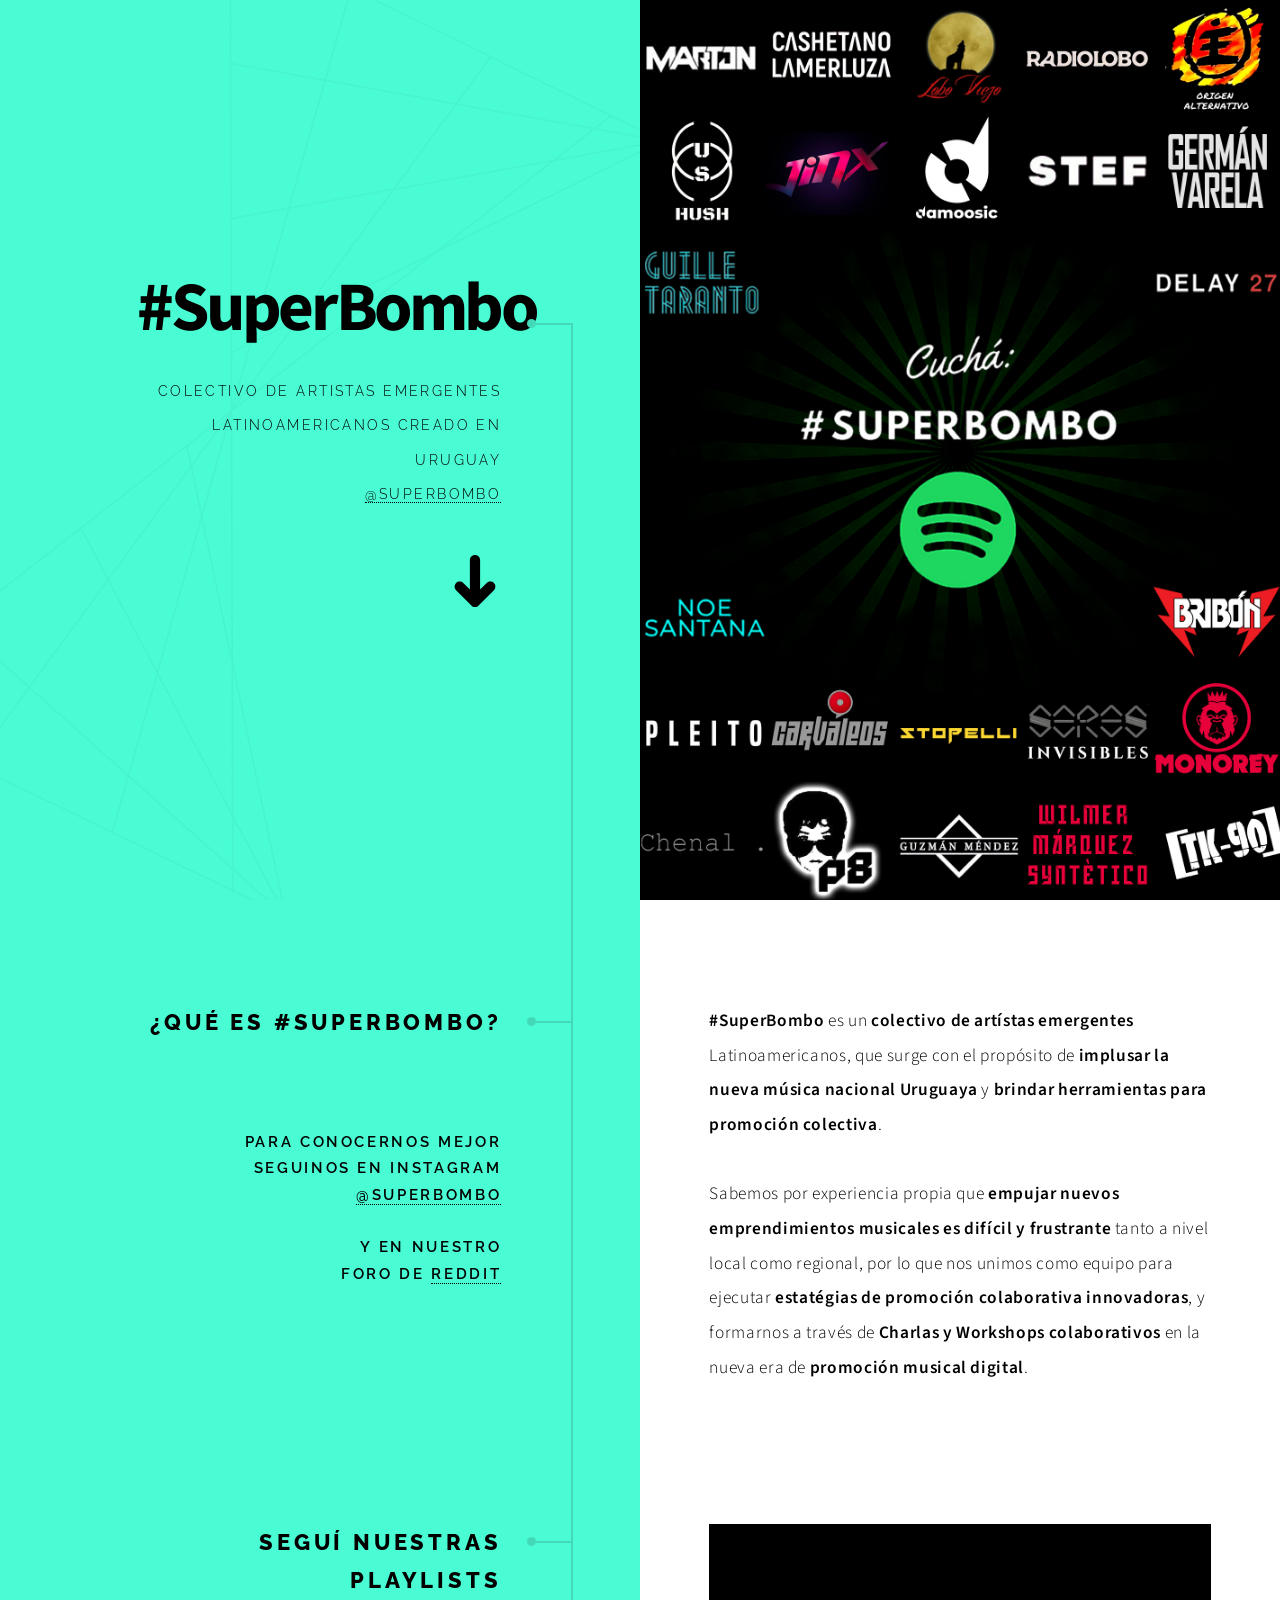
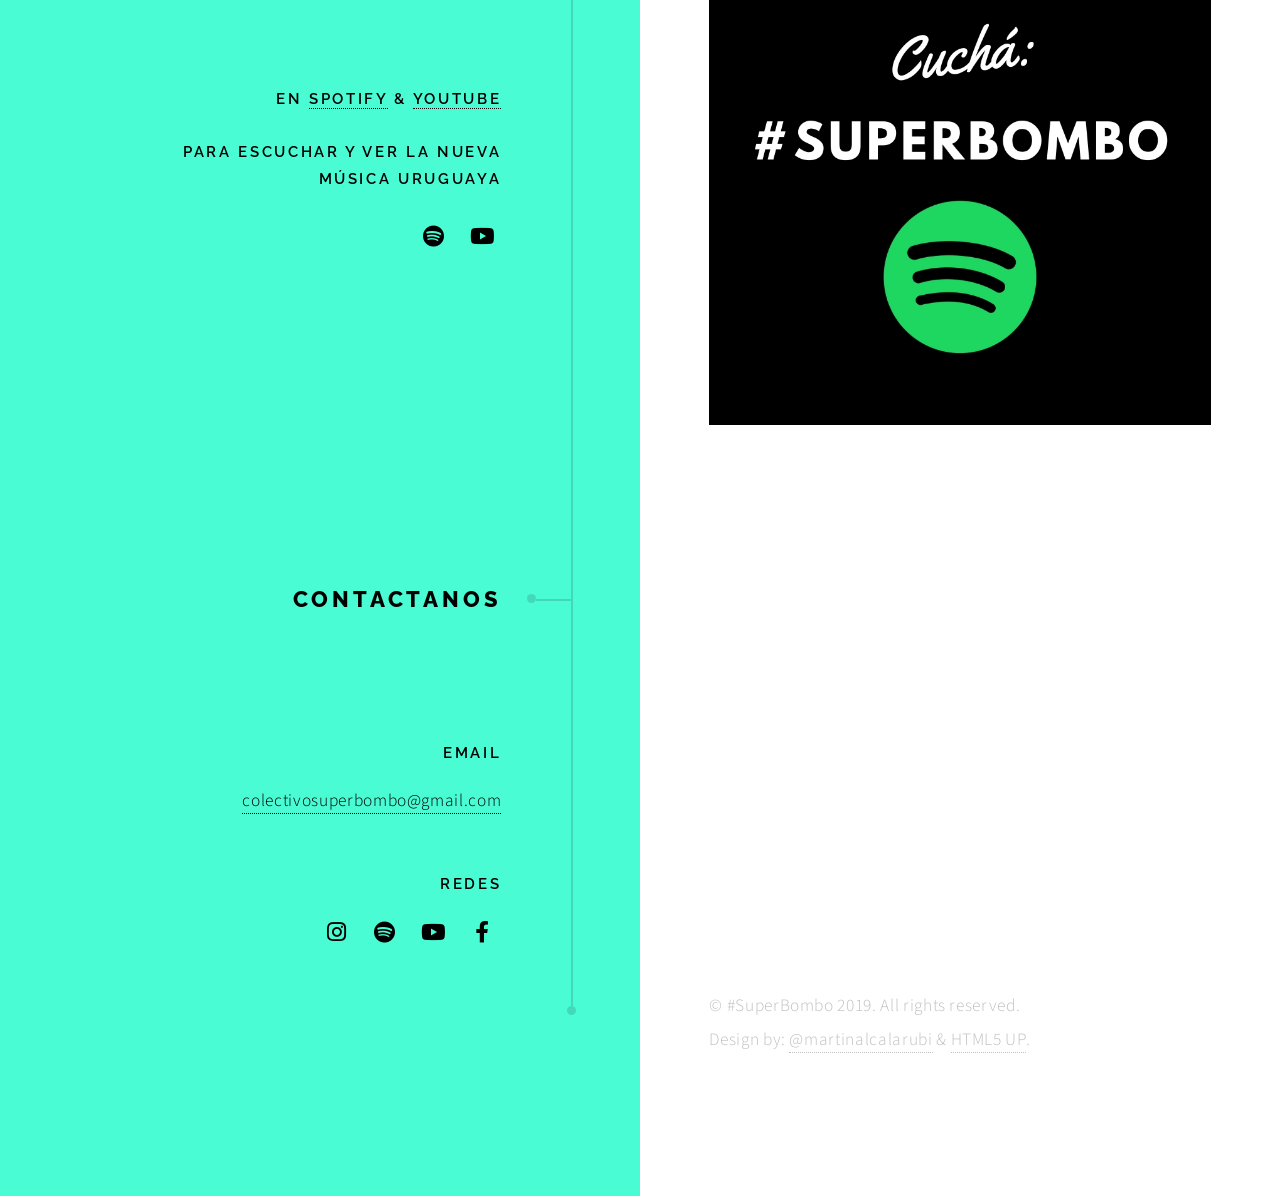
<file: index.html>
<!DOCTYPE HTML>
<!--
	Paradigm Shift by HTML5 UP
	html5up.net | @ajlkn
	Free for personal and commercial use under the CCA 3.0 license (html5up.net/license)
-->
<html>
	<head>
		<!-- Global site tag (gtag.js) - Google Analytics -->
		<script async src="https://www.googletagmanager.com/gtag/js?id=UA-154897902-1"></script>
		<script>
		  window.dataLayer = window.dataLayer || [];
		  function gtag(){dataLayer.push(arguments);}
		  gtag('js', new Date());

		  gtag('config', 'UA-154897902-1');
		</script>
		<title>#SuperBombo: Colectivo de artistas emergentes</title>
		<meta charset="utf-8" />
		<meta name="viewport" content="width=device-width, initial-scale=1, user-scalable=no" />
		<meta name="description" content="" />
		<meta name="keywords" content="" />
		<link rel='icon' href='images/SB_Favicon_full_small.gif' type='image/x-icon'/ >
		<link rel="stylesheet" href="assets/css/main.css" />
	</head>
	<body class="is-preload">

		<!-- Wrapper -->
			<div id="wrapper">

				<!-- Intro -->
					<section class="intro">
						<header>
							<h1>#SuperBombo</h1>
							<p>Colectivo de artistas emergentes</br>Latinoamericanos creado en Uruguay<!-- </br> Presenta:</br>#SuperBombo Summer Fest --></br><a href="https://instagram.com/superbombo" target="_blank">@superbombo</a> <!-- / <a href="https://html5up.net">HTML5 UP</a> --></p>
							<ul class="actions">
								<li><a href="#first" class="arrow scrolly"><span class="label">Next</span></a></li>
							</ul>
						</header>
						<div class="content">
							<span class="image fill" data-position="center"><img src="images/AficheBandasV2.jpg" alt="" /></span>
						</div>
					</section>


				<!-- Section -->
					<!-- <section>
						<header>
							<h2>Ultrices erat magna sed condimentum</h2>
						</header>
						<div class="content">
							<p><strong>Integer mollis egestas</strong> nam maximus erat id euismod egestas. Pellentesque sapien ac quam. Lorem ipsum dolor sit nullam.</p>

							<!-- Section -->
								<!-- <section>
									<header>
										<h3>Erat aliquam</h3>
										<p>Vehicula ultrices dolor amet ultricies et condimentum. Magna sed etiam consequat, et lorem adipiscing sed dolor sit amet, consectetur amet do eiusmod tempor incididunt  ipsum suspendisse ultrices gravida.</p>
									</header>
									<div class="content">
										<div class="gallery">
											<a href="images/gallery/fulls/01.jpg" class="landscape"><img src="images/gallery/thumbs/01.jpg" alt="" /></a>
											<a href="images/gallery/fulls/02.jpg"><img src="images/gallery/thumbs/02.jpg" alt="" /></a>
											<a href="images/gallery/fulls/03.jpg"><img src="images/gallery/thumbs/03.jpg" alt="" /></a>
											<a href="images/gallery/fulls/04.jpg" class="landscape"><img src="images/gallery/thumbs/04.jpg" alt="" /></a>
										</div>
									</div>
								</section> --> 

							<!-- Section -->
								<!-- <section>
									<header>
										<h3>Nisl consequat</h3>
										<p>Aenean ornare velit lacus, ac varius enim ullamcorper eu. Proin aliquam sed facilisis ante interdum congue. Integer mollis, nisl amet convallis, porttitor magna ullamcorper, amet mauris. Ut magna finibus nisi nec lacinia ipsum maximus.</p>
									</header>
									<div class="content">
										<div class="gallery">
											<a href="images/gallery/fulls/05.jpg" class="landscape"><img src="images/gallery/thumbs/05.jpg" alt="" /></a>
											<a href="images/gallery/fulls/06.jpg"><img src="images/gallery/thumbs/06.jpg" alt="" /></a>
											<a href="images/gallery/fulls/07.jpg"><img src="images/gallery/thumbs/07.jpg" alt="" /></a>
										</div>
									</div>
								</section>
 -->
							<!-- Section -->
								<!-- <section>
									<header>
										<h3>Lorem gravida</h3>
										<p>Proin aliquam facilisis ante interdum. Sed nulla amet lorem feugiat tempus aenean ornare velit lacus, ac varius sed enim lorem ullamcorper dolore.  ac varius enim lorem ullamcorper dolore. Proin aliquam facilisis.</p>
									</header>
									<div class="content">
										<div class="gallery">
											<a href="images/gallery/fulls/08.jpg" class="portrait"><img src="images/gallery/thumbs/08.jpg" alt="" /></a>
											<a href="images/gallery/fulls/09.jpg" class="portrait"><img src="images/gallery/thumbs/09.jpg" alt="" /></a>
											<a href="images/gallery/fulls/10.jpg" class="landscape"><img src="images/gallery/thumbs/10.jpg" alt="" /></a>
										</div>
									</div>
								</section>

						</div>
					</section> -->

				<!-- Section -->
					<!-- <section>
						<header>
							<h2>Registro gratutito</br>para el #SuperBombo</br>Summer Fest</h2>
						</header>
						<div class="content">
							<p><strong>Registrate para obtener tu entrada con beneficios.</strong></br>Nuestro primer #SuperBombo Summer Fest, es un Festival colaborativo sin fines de lucro con el objetivo de promover el nuevo arte nacional. Tendrá lugar el próximo Domingo 22 de Diciembre a las 17hs, en Sinergia Design. No te quedes sin tu lugar</p>
							<ul class="actions">
								<li><a href="https://www.eventbrite.com/e/superbombo-summer-fest-registration-86314514035" target="_blank"class="button primary large">Registrate al Summer Fest</a></li>
								<li><a href="#" class="button large">Learn More</a></li>
							</ul>
						</div>
					</section> -->

				<!-- Section -->
					<section>
						<header>
							<h2>¿Qué es #SuperBombo?</h2>
							<h3>Para conocernos mejor</br>Seguinos en Instagram<!-- /br>para conocernos mejor y estar al tanto de nuestras novedades --></br><a href="https://instagram.com/superbombo" target="_blank">@superbombo</a></h3>
									<!-- <ul class="icons">
										<li><a href="https://instagram.com/superbombo" target="_blank" class="icon brands fa-instagram"><span class="label">Instagram</span></a></li>
									</ul> -->
							<h3>Y en Nuestro</br>foro de <!-- /br>para conocernos mejor y estar al tanto de nuestras novedades --><a href="https://www.reddit.com/r/SuperBombo/" target="_blank">Reddit</a></h3>
						</header>
						<div class="content">
							<p><strong>#SuperBombo</strong> es un <strong>colectivo de artístas emergentes</strong> Latinoamericanos, que surge con el propósito de <strong>implusar la nueva música nacional Uruguaya</strong> y <strong>brindar herramientas para promoción colectiva</strong>.</p>
							<!-- <ul class="feature-icons">
								<li class="icon solid fa-laptop">Consequat tempus</li>
								<li class="icon solid fa-bolt">Etiam adipiscing</li>
								<li class="icon solid fa-signal">Libero nullam</li>
								<li class="icon solid fa-cog">Blandit condimentum</li>
								<li class="icon solid fa-map-marker-alt">Lorem ipsum dolor</li>
								<li class="icon solid fa-code">Nibh amet venenatis</li> -->
							</ul>
							<p>Sabemos por experiencia propia que <strong>empujar nuevos emprendimientos musicales es difícil y frustrante</strong> tanto a nivel local como regional, por lo que nos unimos como equipo para ejecutar <strong>estatégias de promoción colaborativa innovadoras</strong>, y formarnos a través de <strong>Charlas y Workshops colaborativos</strong> en la nueva era de <strong>promoción musical digital</strong>.</p>
						</div>
					</section>

				<!-- Section -->
					<section id="first">
						<header>
							<h2>Seguí nuestras Playlists</h2>
							<h3>En <a href="https://open.spotify.com/playlist/7JH5o0ULTYWvdC6w6sTnpC?si=OyrurOZrRtG21-oUPb9DfA" target="_blank">Spotify</a> & <a href="https://www.youtube.com/channel/UCRXZlw--zNvwN9e4viiqx-A" target="_blank">YouTube</a></br></br>Para escuchar y ver la nueva música Uruguaya</h3>
									<ul class="icons">
										<!-- <li><a href="#" class="icon brands fa-twitter"><span class="label">Twitter</span></a></li> -->
										<!-- <li><a href="#" class="icon brands fa-facebook-f"><span class="label">Facebook</span></a></li> -->
										<li><a href="https://open.spotify.com/playlist/7JH5o0ULTYWvdC6w6sTnpC?si=OyrurOZrRtG21-oUPb9DfA" target="_blank" class="icon brands fa-spotify"><span class="label">Spotify</span></a></li>
										<!-- <li><a href="https://www.instagram.com/superbombo/" class="icon brands fa-instagram"><span class="label">Instagram</span></a></li> -->
										<!-- <li><a href="#" class="icon brands fa-linkedin-in"><span class="label">LinkedIn</span></a></li> -->
										<li><a href="https://www.youtube.com/watch?v=DDHJbDofjAA&list=PLGVexauTMUzgEgOKtb2oM56M44fS-HSus" target="_blank" class="icon brands fa-youtube"><span class="label">YouTube</span></a></li>
										<!-- <li><a href="#" class="icon brands fa-codepen"><span class="label">Codepen</span></a></li> -->
									</ul>

						</header>

						<div class="content">
							<!-- <p><strong>Lorem ipsum dolor</strong> sit amet consectetur adipiscing elit. Duis dapibus rutrum facilisis. Class aptent taciti sociosqu ad litora torquent per conubia nostra, per inceptos himenaeos. Etiam tristique libero eu nibh porttitor amet fermentum. Nullam venenatis erat id vehicula ultrices sed ultricies condimentum. Magna sed etiam consequat, et lorem adipiscing sed nulla. Volutpat nisl et tempus et dolor libero, feugiat magna tempus, sed et lorem adipiscing.</p> -->
							<span class="image main"><img src="images/CSB.jpg" alt="" /></span>
						</div>
					</section>
				<!-- Elements -->
				
				<!-- 	<section>
						<header>
							<h2>Elements</h2>
						</header>
						<div class="content">

							<section>
								<header>
									<h3>Text</h3>
								</header>
								<div class="content">
									<p>This is <b>bold</b> and this is <strong>strong</strong>. This is <i>italic</i> and this is <em>emphasized</em>.
									This is <sup>superscript</sup> text and this is <sub>subscript</sub> text.
									This is <u>underlined</u> and this is code: <code>for (;;) { ... }</code>. Finally, <a href="#">this is a link</a>.</p>
									<hr />
									<h2>Heading Level 2</h2>
									<h3>Heading Level 3</h3>
									<h4>Heading Level 4</h4>
									<h5>Heading Level 5</h5>
									<hr />
									<h5>Blockquote</h5>
									<blockquote>Fringilla nisl. Donec accumsan interdum nisi, quis tincidunt felis sagittis eget tempus euismod. Vestibulum ante ipsum primis in faucibus vestibulum. Blandit adipiscing eu felis iaculis volutpat ac adipiscing accumsan faucibus. Vestibulum ante ipsum primis in faucibus lorem ipsum dolor sit amet nullam adipiscing eu felis.</blockquote>
									<h5>Preformatted</h5>
									<pre><code>i = 0;

while (!deck.isInOrder()) {
  print 'Iteration ' + i;
  deck.shuffle();
  i++;
}

print 'Sorted in ' + i + ' iterations.';</code></pre>
								</div>
							</section> -->

<!-- 							<section>
								<header>
									<h3>Lists</h3>
								</header>
								<div class="content">

									<h4>Unordered</h4>
									<ul>
										<li>Dolor pulvinar etiam.</li>
										<li>Sagittis adipiscing.</li>
										<li>Felis enim feugiat.</li>
									</ul>

									<h4>Alternate</h4>
									<ul class="alt">
										<li>Dolor pulvinar etiam.</li>
										<li>Sagittis adipiscing.</li>
										<li>Felis enim feugiat.</li>
									</ul>

									<h4>Ordered</h4>
									<ol>
										<li>Dolor pulvinar etiam.</li>
										<li>Etiam vel felis viverra.</li>
										<li>Felis enim feugiat.</li>
										<li>Dolor pulvinar etiam.</li>
										<li>Etiam vel felis lorem.</li>
										<li>Felis enim et feugiat.</li>
									</ol>
									<h4>Icons</h4>
									<ul class="icons">
										<li><a href="#" class="icon brands fa-twitter"><span class="label">Twitter</span></a></li>
										<li><a href="#" class="icon brands fa-facebook-f"><span class="label">Facebook</span></a></li>
										<li><a href="#" class="icon brands fa-instagram"><span class="label">Instagram</span></a></li>
										<li><a href="#" class="icon brands fa-github"><span class="label">Github</span></a></li>
									</ul>

									<h4>Actions</h4>
									<ul class="actions">
										<li><a href="#" class="button primary">Default</a></li>
										<li><a href="#" class="button">Default</a></li>
									</ul>
									<ul class="actions stacked">
										<li><a href="#" class="button primary">Default</a></li>
										<li><a href="#" class="button">Default</a></li>
									</ul>
								</div>
							</section> -->

<!-- 							<section>
								<header>
									<h3>Table</h3>
								</header>
								<div class="content">
									<h4>Default</h4>
									<div class="table-wrapper">
										<table>
											<thead>
												<tr>
													<th>Name</th>
													<th>Description</th>
													<th>Price</th>
												</tr>
											</thead>
											<tbody>
												<tr>
													<td>Item One</td>
													<td>Ante turpis integer aliquet porttitor.</td>
													<td>29.99</td>
												</tr>
												<tr>
													<td>Item Two</td>
													<td>Vis ac commodo adipiscing arcu aliquet.</td>
													<td>19.99</td>
												</tr>
												<tr>
													<td>Item Three</td>
													<td> Morbi faucibus arcu accumsan lorem.</td>
													<td>29.99</td>
												</tr>
												<tr>
													<td>Item Four</td>
													<td>Vitae integer tempus condimentum.</td>
													<td>19.99</td>
												</tr>
												<tr>
													<td>Item Five</td>
													<td>Ante turpis integer aliquet porttitor.</td>
													<td>29.99</td>
												</tr>
											</tbody>
											<tfoot>
												<tr>
													<td colspan="2"></td>
													<td>100.00</td>
												</tr>
											</tfoot>
										</table>
									</div>

									<h4>Alternate</h4>
									<div class="table-wrapper">
										<table class="alt">
											<thead>
												<tr>
													<th>Name</th>
													<th>Description</th>
													<th>Price</th>
												</tr>
											</thead>
											<tbody>
												<tr>
													<td>Item One</td>
													<td>Ante turpis integer aliquet porttitor.</td>
													<td>29.99</td>
												</tr>
												<tr>
													<td>Item Two</td>
													<td>Vis ac commodo adipiscing arcu aliquet.</td>
													<td>19.99</td>
												</tr>
												<tr>
													<td>Item Three</td>
													<td> Morbi faucibus arcu accumsan lorem.</td>
													<td>29.99</td>
												</tr>
												<tr>
													<td>Item Four</td>
													<td>Vitae integer tempus condimentum.</td>
													<td>19.99</td>
												</tr>
												<tr>
													<td>Item Five</td>
													<td>Ante turpis integer aliquet porttitor.</td>
													<td>29.99</td>
												</tr>
											</tbody>
											<tfoot>
												<tr>
													<td colspan="2"></td>
													<td>100.00</td>
												</tr>
											</tfoot>
										</table>
									</div>
								</div>
							</section> -->

<!-- 							<section>
								<header>
									<h3>Buttons</h3>
								</header>
								<div class="content">
									<ul class="actions">
										<li><a href="#" class="button primary">Primary</a></li>
										<li><a href="#" class="button">Default</a></li>
									</ul>
									<ul class="actions">
										<li><a href="#" class="button large">Large</a></li>
										<li><a href="#" class="button">Default</a></li>
										<li><a href="#" class="button small">Small</a></li>
									</ul>
									<ul class="actions">
										<li><a href="#" class="button primary icon solid fa-download">Icon</a></li>
										<li><a href="#" class="button icon solid fa-download">Icon</a></li>
									</ul>
									<ul class="actions">
										<li><span class="button primary disabled">Disabled</span></li>
										<li><span class="button disabled">Disabled</span></li>
									</ul>
								</div>
							</section> -->

							<!-- <section>
								<header>
									<h3>Form</h3>
								</header>
								<div class="content">
									<form method="post" action="#">
										<div class="fields">
											<div class="field half">
												<label for="demo-name">Name</label>
												<input type="text" name="demo-name" id="demo-name" value="" placeholder="Jane Doe" />
											</div>
											<div class="field half">
												<label for="demo-email">Email</label>
												<input type="email" name="demo-email" id="demo-email" value="" placeholder="jane@untitled.tld" />
											</div>
											<div class="field">
												<label for="demo-category">Category</label>
												<select name="demo-category" id="demo-category">
													<option value="">-</option>
													<option value="1">Manufacturing</option>
													<option value="1">Shipping</option>
													<option value="1">Administration</option>
													<option value="1">Human Resources</option>
												</select>
											</div>
											<div class="field half">
												<input type="radio" id="demo-priority-low" name="demo-priority" checked>
												<label for="demo-priority-low">Low</label>
											</div>
											<div class="field half">
												<input type="radio" id="demo-priority-high" name="demo-priority">
												<label for="demo-priority-high">High</label>
											</div>
											<div class="field half">
												<input type="checkbox" id="demo-copy" name="demo-copy">
												<label for="demo-copy">Email me a copy</label>
											</div>
											<div class="field half">
												<input type="checkbox" id="demo-human" name="demo-human" checked>
												<label for="demo-human">Not a robot</label>
											</div>
											<div class="field">
												<label for="demo-message">Message</label>
												<textarea name="demo-message" id="demo-message" placeholder="Enter your message" rows="6"></textarea>
											</div>
										</div>
										<ul class="actions">
											<li><input type="submit" value="Send Message" class="primary" /></li>
											<li><input type="reset" value="Reset" /></li>
										</ul>
									</form>
								</div>
							</section>

						</div>
					</section> -->
				
					<!-- Section -->
					<section>
						<header>
							<h2>Contactanos</h2>
						</header>
						<!-- <div class="content">
							<p><strong>Auctor commodo</strong> interdum et malesuada fames ac ante ipsum primis in faucibus. Pellentesque venenatis dolor imperdiet dolor mattis sagittis.</p>
							<form>
								<div class="fields">
									<div class="field half">
										<input type="text" name="name" id="name" placeholder="Name" />
									</div>
									<div class="field half">
										<input type="email" name="email" id="email" placeholder="Email" />
									</div>
									<div class="field">
										<textarea name="message" id="message" placeholder="Message" rows="7"></textarea>
									</div>
								</div>
								<ul class="actions">
									<li><input type="submit" value="Send Message" class="button primary" /></li>
								</ul>
							</form>
						</div> -->
						<footer>
							</br>
							<ul class="items">
								<li>
									<h3>Email</h3>
									<a href="#">colectivosuperbombo@gmail.com</a>
								</li>
								<!-- <li>
									<h3>Phone</h3>
									<a href="#">(000) 000-0000</a>
								</li>
								<li>
									<h3>Address</h3>
									<span>1234 Somewhere Road, Nashville, TN 00000</span>
								</li> -->
								<li>
									<h3>Redes</h3>
									<ul class="icons">						
										<li><a href="https://www.instagram.com/superbombo/" class="icon brands fa-instagram" target="_blank"><span class="label">Instagram</span></a></li>
										<li><a href="https://open.spotify.com/playlist/7JH5o0ULTYWvdC6w6sTnpC?si=2jiEAfyVTha-HYq16SNhoQ" class="icon brands fa-spotify" target="_blank"><span class="label">Spotify</span></a></li>				
										<li><a href="https://www.youtube.com/channel/UCRXZlw--zNvwN9e4viiqx-A" class="icon brands fa-youtube"  target="_blank"><span class="label">YouTube</span></a></li>				
										<li><a href="https://www.facebook.com/colectivosuperbombo/" class="icon brands fa-facebook-f"  target="_blank"><span class="label">Facebook</span></a></li>		
									</ul>
								</li>
							</ul>
						</footer>
					</section>
				

				<!-- Copyright -->
					<div class="copyright">&copy; #SuperBombo 2019. All rights reserved.</br>Design by: <a href="https://instagram.com/martinalcalarubi" target="_blank">@martinalcalarubi</a> & <a href="https://html5up.net" target="_blank">HTML5 UP</a>.</div>

			</div>

		<!-- Scripts -->
			<script src="assets/js/jquery.min.js"></script>
			<script src="assets/js/jquery.scrolly.min.js"></script>
			<script src="assets/js/browser.min.js"></script>
			<script src="assets/js/breakpoints.min.js"></script>
			<script src="assets/js/util.js"></script>
			<script src="assets/js/main.js"></script>

	</body>
</html>
</file>
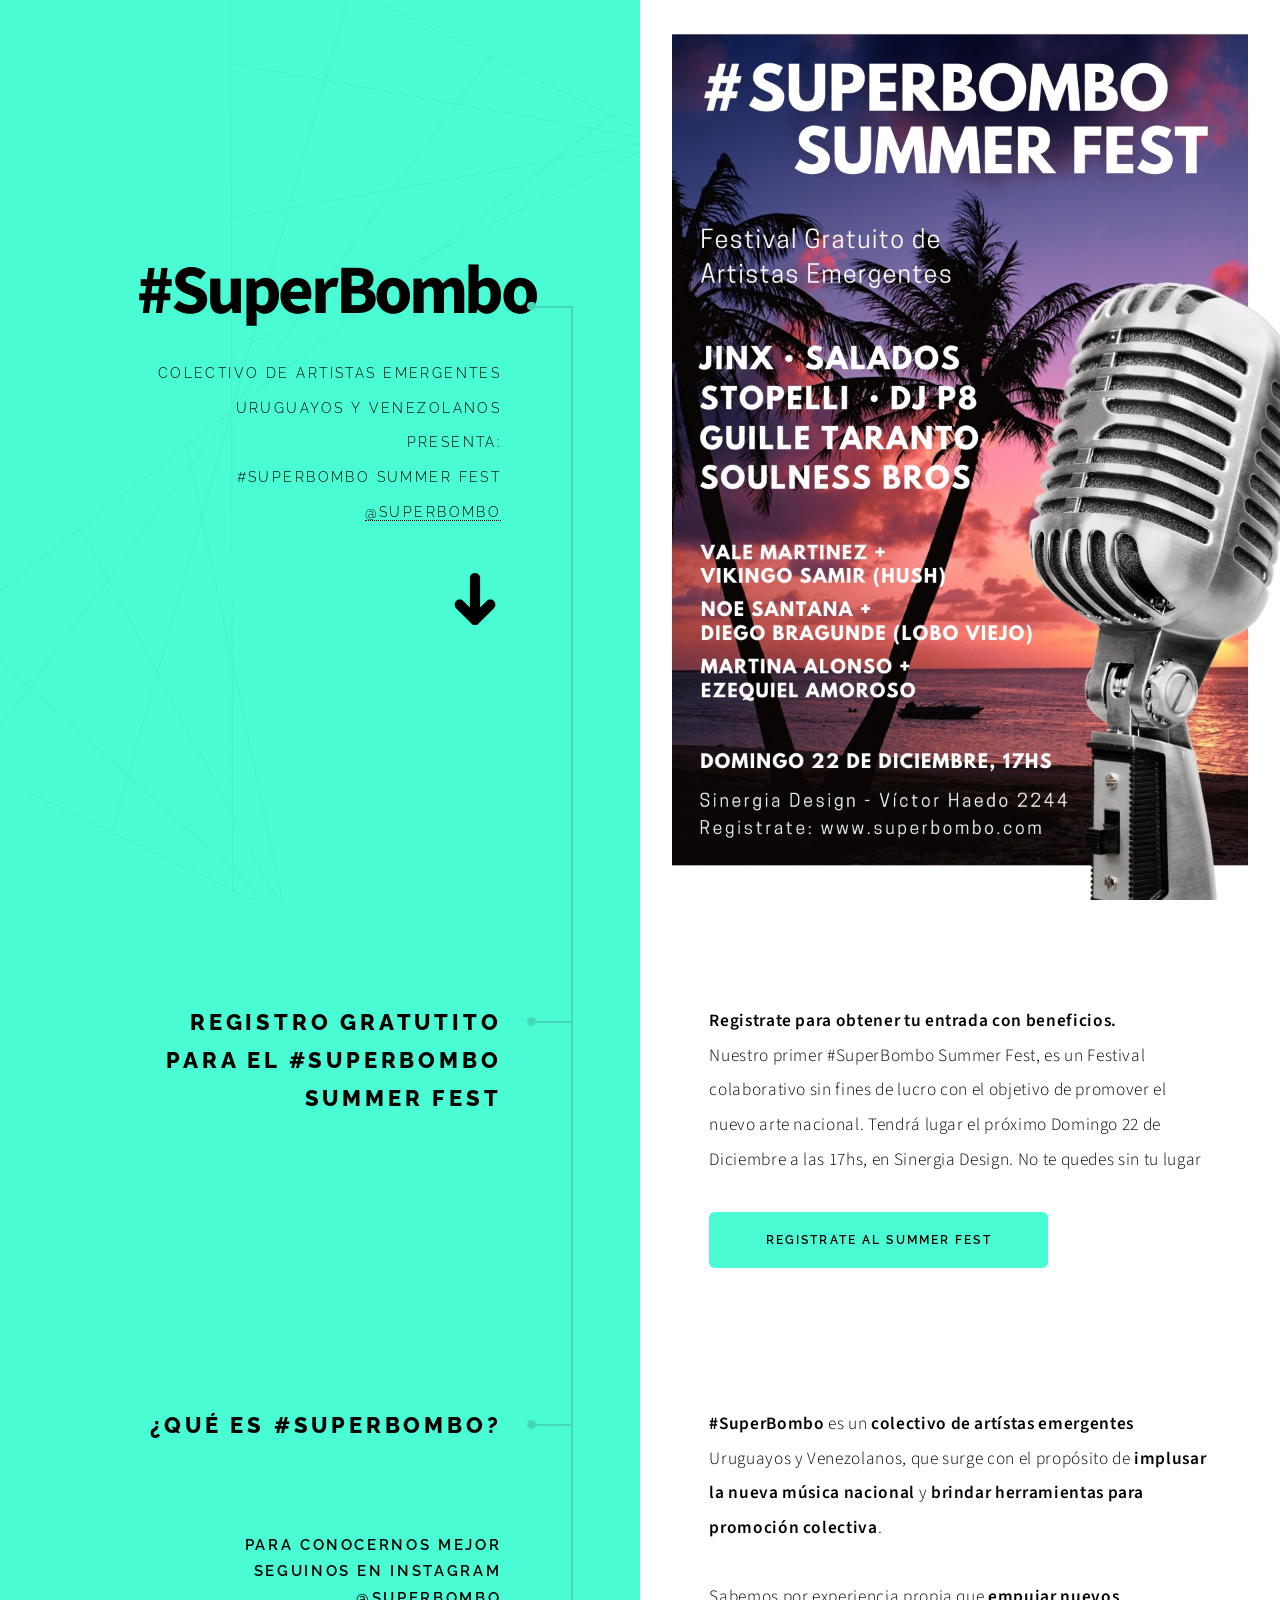
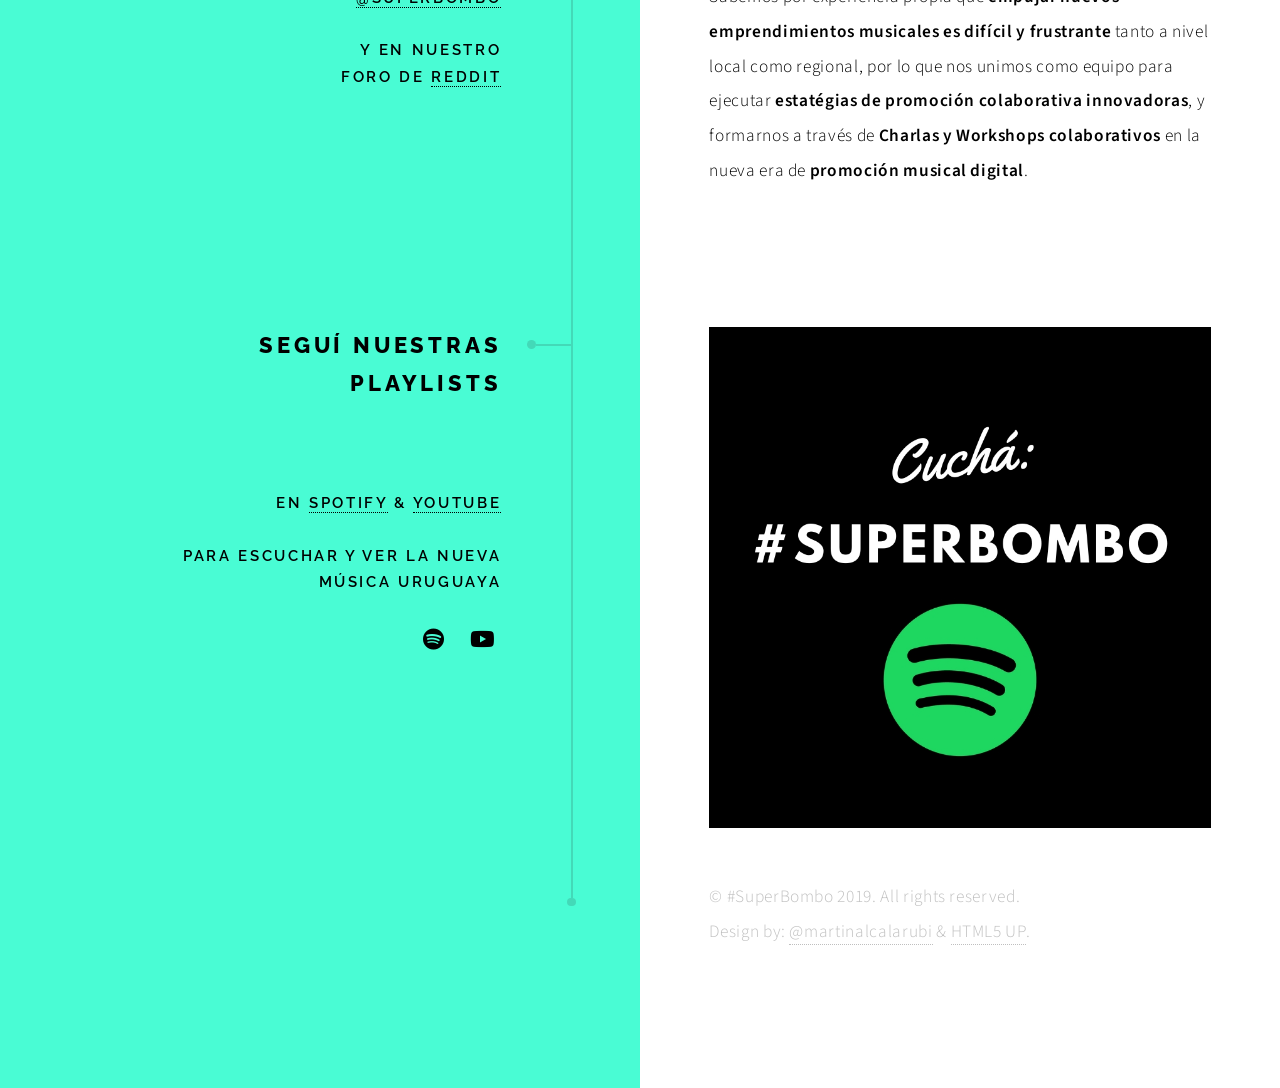
<file: indexSBF1.html>
<!DOCTYPE HTML>
<!--
	Paradigm Shift by HTML5 UP
	html5up.net | @ajlkn
	Free for personal and commercial use under the CCA 3.0 license (html5up.net/license)
-->
<html>
	<head>
		<!-- Global site tag (gtag.js) - Google Analytics -->
		<script async src="https://www.googletagmanager.com/gtag/js?id=UA-154897902-1"></script>
		<script>
		  window.dataLayer = window.dataLayer || [];
		  function gtag(){dataLayer.push(arguments);}
		  gtag('js', new Date());

		  gtag('config', 'UA-154897902-1');
		</script>
		<title>#SuperBombo: Colectivo de artistas emergentes</title>
		<meta charset="utf-8" />
		<meta name="viewport" content="width=device-width, initial-scale=1, user-scalable=no" />
		<meta name="description" content="" />
		<meta name="keywords" content="" />
		<link rel='icon' href='images/SB_Favicon_full_small.gif' type='image/x-icon'/ >
		<link rel="stylesheet" href="assets/css/main.css" />
	</head>
	<body class="is-preload">

		<!-- Wrapper -->
			<div id="wrapper">

				<!-- Intro -->
					<section class="intro">
						<header>
							<h1>#SuperBombo</h1>
							<p>Colectivo de artistas emergentes</br>Uruguayos y Venezolanos</br> Presenta:</br>#SuperBombo Summer Fest</br><a href="https://instagram.com/superbombo" target="_blank">@superbombo</a> <!-- / <a href="https://html5up.net">HTML5 UP</a> --></p>
							<ul class="actions">
								<li><a href="#first" class="arrow scrolly"><span class="label">Next</span></a></li>
							</ul>
						</header>
						<div class="content">
							<span class="image fill" data-position="center"><img src="images/SBBannerWebV2.jpg" alt="" /></span>
						</div>
					</section>


				<!-- Section -->
					<!-- <section>
						<header>
							<h2>Ultrices erat magna sed condimentum</h2>
						</header>
						<div class="content">
							<p><strong>Integer mollis egestas</strong> nam maximus erat id euismod egestas. Pellentesque sapien ac quam. Lorem ipsum dolor sit nullam.</p>

							<!-- Section -->
								<!-- <section>
									<header>
										<h3>Erat aliquam</h3>
										<p>Vehicula ultrices dolor amet ultricies et condimentum. Magna sed etiam consequat, et lorem adipiscing sed dolor sit amet, consectetur amet do eiusmod tempor incididunt  ipsum suspendisse ultrices gravida.</p>
									</header>
									<div class="content">
										<div class="gallery">
											<a href="images/gallery/fulls/01.jpg" class="landscape"><img src="images/gallery/thumbs/01.jpg" alt="" /></a>
											<a href="images/gallery/fulls/02.jpg"><img src="images/gallery/thumbs/02.jpg" alt="" /></a>
											<a href="images/gallery/fulls/03.jpg"><img src="images/gallery/thumbs/03.jpg" alt="" /></a>
											<a href="images/gallery/fulls/04.jpg" class="landscape"><img src="images/gallery/thumbs/04.jpg" alt="" /></a>
										</div>
									</div>
								</section> --> 

							<!-- Section -->
								<!-- <section>
									<header>
										<h3>Nisl consequat</h3>
										<p>Aenean ornare velit lacus, ac varius enim ullamcorper eu. Proin aliquam sed facilisis ante interdum congue. Integer mollis, nisl amet convallis, porttitor magna ullamcorper, amet mauris. Ut magna finibus nisi nec lacinia ipsum maximus.</p>
									</header>
									<div class="content">
										<div class="gallery">
											<a href="images/gallery/fulls/05.jpg" class="landscape"><img src="images/gallery/thumbs/05.jpg" alt="" /></a>
											<a href="images/gallery/fulls/06.jpg"><img src="images/gallery/thumbs/06.jpg" alt="" /></a>
											<a href="images/gallery/fulls/07.jpg"><img src="images/gallery/thumbs/07.jpg" alt="" /></a>
										</div>
									</div>
								</section>
 -->
							<!-- Section -->
								<!-- <section>
									<header>
										<h3>Lorem gravida</h3>
										<p>Proin aliquam facilisis ante interdum. Sed nulla amet lorem feugiat tempus aenean ornare velit lacus, ac varius sed enim lorem ullamcorper dolore.  ac varius enim lorem ullamcorper dolore. Proin aliquam facilisis.</p>
									</header>
									<div class="content">
										<div class="gallery">
											<a href="images/gallery/fulls/08.jpg" class="portrait"><img src="images/gallery/thumbs/08.jpg" alt="" /></a>
											<a href="images/gallery/fulls/09.jpg" class="portrait"><img src="images/gallery/thumbs/09.jpg" alt="" /></a>
											<a href="images/gallery/fulls/10.jpg" class="landscape"><img src="images/gallery/thumbs/10.jpg" alt="" /></a>
										</div>
									</div>
								</section>

						</div>
					</section> -->

				<!-- Section -->
					<section>
						<header>
							<h2>Registro gratutito</br>para el #SuperBombo</br>Summer Fest</h2>
						</header>
						<div class="content">
							<p><strong>Registrate para obtener tu entrada con beneficios.</strong></br>Nuestro primer #SuperBombo Summer Fest, es un Festival colaborativo sin fines de lucro con el objetivo de promover el nuevo arte nacional. Tendrá lugar el próximo Domingo 22 de Diciembre a las 17hs, en Sinergia Design. No te quedes sin tu lugar</p>
							<ul class="actions">
								<li><a href="https://www.eventbrite.com/e/superbombo-summer-fest-registration-86314514035" target="_blank"class="button primary large">Registrate al Summer Fest</a></li>
								<!-- <li><a href="#" class="button large">Learn More</a></li> -->
							</ul>
						</div>
					</section>

				<!-- Section -->
					<section>
						<header>
							<h2>¿Qué es #SuperBombo?</h2>
							<h3>Para conocernos mejor</br>Seguinos en Instagram<!-- /br>para conocernos mejor y estar al tanto de nuestras novedades --></br><a href="https://instagram.com/superbombo" target="_blank">@superbombo</a></h3>
									<!-- <ul class="icons">
										<li><a href="https://instagram.com/superbombo" target="_blank" class="icon brands fa-instagram"><span class="label">Instagram</span></a></li>
									</ul> -->
							<h3>Y en Nuestro</br>foro de <!-- /br>para conocernos mejor y estar al tanto de nuestras novedades --><a href="https://www.reddit.com/r/SuperBombo/" target="_blank">Reddit</a></h3>
						</header>
						<div class="content">
							<p><strong>#SuperBombo</strong> es un <strong>colectivo de artístas emergentes</strong> Uruguayos y Venezolanos, que surge con el propósito de <strong>implusar la nueva música nacional</strong> y <strong>brindar herramientas para promoción colectiva</strong>.</p>
							<!-- <ul class="feature-icons">
								<li class="icon solid fa-laptop">Consequat tempus</li>
								<li class="icon solid fa-bolt">Etiam adipiscing</li>
								<li class="icon solid fa-signal">Libero nullam</li>
								<li class="icon solid fa-cog">Blandit condimentum</li>
								<li class="icon solid fa-map-marker-alt">Lorem ipsum dolor</li>
								<li class="icon solid fa-code">Nibh amet venenatis</li> -->
							</ul>
							<p>Sabemos por experiencia propia que <strong>empujar nuevos emprendimientos musicales es difícil y frustrante</strong> tanto a nivel local como regional, por lo que nos unimos como equipo para ejecutar <strong>estatégias de promoción colaborativa innovadoras</strong>, y formarnos a través de <strong>Charlas y Workshops colaborativos</strong> en la nueva era de <strong>promoción musical digital</strong>.</p>
						</div>
					</section>

				<!-- Section -->
					<section id="first">
						<header>
							<h2>Seguí nuestras Playlists</h2>
							<h3>En <a href="https://open.spotify.com/playlist/7JH5o0ULTYWvdC6w6sTnpC?si=OyrurOZrRtG21-oUPb9DfA" target="_blank">Spotify</a> & <a href="https://www.youtube.com/channel/UCRXZlw--zNvwN9e4viiqx-A" target="_blank">YouTube</a></br></br>Para escuchar y ver la nueva música Uruguaya</h3>
									<ul class="icons">
										<!-- <li><a href="#" class="icon brands fa-twitter"><span class="label">Twitter</span></a></li> -->
										<!-- <li><a href="#" class="icon brands fa-facebook-f"><span class="label">Facebook</span></a></li> -->
										<li><a href="https://open.spotify.com/playlist/7JH5o0ULTYWvdC6w6sTnpC?si=OyrurOZrRtG21-oUPb9DfA" target="_blank" class="icon brands fa-spotify"><span class="label">Spotify</span></a></li>
										<!-- <li><a href="https://www.instagram.com/superbombo/" class="icon brands fa-instagram"><span class="label">Instagram</span></a></li> -->
										<!-- <li><a href="#" class="icon brands fa-linkedin-in"><span class="label">LinkedIn</span></a></li> -->
										<li><a href="https://www.youtube.com/watch?v=DDHJbDofjAA&list=PLGVexauTMUzgEgOKtb2oM56M44fS-HSus" target="_blank" class="icon brands fa-youtube"><span class="label">YouTube</span></a></li>
										<!-- <li><a href="#" class="icon brands fa-codepen"><span class="label">Codepen</span></a></li> -->
									</ul>

						</header>

						<div class="content">
							<!-- <p><strong>Lorem ipsum dolor</strong> sit amet consectetur adipiscing elit. Duis dapibus rutrum facilisis. Class aptent taciti sociosqu ad litora torquent per conubia nostra, per inceptos himenaeos. Etiam tristique libero eu nibh porttitor amet fermentum. Nullam venenatis erat id vehicula ultrices sed ultricies condimentum. Magna sed etiam consequat, et lorem adipiscing sed nulla. Volutpat nisl et tempus et dolor libero, feugiat magna tempus, sed et lorem adipiscing.</p> -->
							<span class="image main"><img src="images/CSB.jpg" alt="" /></span>
						</div>
					</section>
				<!-- Elements -->
				<!--
					<section>
						<header>
							<h2>Elements</h2>
						</header>
						<div class="content">

							<section>
								<header>
									<h3>Text</h3>
								</header>
								<div class="content">
									<p>This is <b>bold</b> and this is <strong>strong</strong>. This is <i>italic</i> and this is <em>emphasized</em>.
									This is <sup>superscript</sup> text and this is <sub>subscript</sub> text.
									This is <u>underlined</u> and this is code: <code>for (;;) { ... }</code>. Finally, <a href="#">this is a link</a>.</p>
									<hr />
									<h2>Heading Level 2</h2>
									<h3>Heading Level 3</h3>
									<h4>Heading Level 4</h4>
									<h5>Heading Level 5</h5>
									<hr />
									<h5>Blockquote</h5>
									<blockquote>Fringilla nisl. Donec accumsan interdum nisi, quis tincidunt felis sagittis eget tempus euismod. Vestibulum ante ipsum primis in faucibus vestibulum. Blandit adipiscing eu felis iaculis volutpat ac adipiscing accumsan faucibus. Vestibulum ante ipsum primis in faucibus lorem ipsum dolor sit amet nullam adipiscing eu felis.</blockquote>
									<h5>Preformatted</h5>
									<pre><code>i = 0;

while (!deck.isInOrder()) {
  print 'Iteration ' + i;
  deck.shuffle();
  i++;
}

print 'Sorted in ' + i + ' iterations.';</code></pre>
								</div>
							</section>

							<section>
								<header>
									<h3>Lists</h3>
								</header>
								<div class="content">

									<h4>Unordered</h4>
									<ul>
										<li>Dolor pulvinar etiam.</li>
										<li>Sagittis adipiscing.</li>
										<li>Felis enim feugiat.</li>
									</ul>

									<h4>Alternate</h4>
									<ul class="alt">
										<li>Dolor pulvinar etiam.</li>
										<li>Sagittis adipiscing.</li>
										<li>Felis enim feugiat.</li>
									</ul>

									<h4>Ordered</h4>
									<ol>
										<li>Dolor pulvinar etiam.</li>
										<li>Etiam vel felis viverra.</li>
										<li>Felis enim feugiat.</li>
										<li>Dolor pulvinar etiam.</li>
										<li>Etiam vel felis lorem.</li>
										<li>Felis enim et feugiat.</li>
									</ol>
									<h4>Icons</h4>
									<ul class="icons">
										<li><a href="#" class="icon brands fa-twitter"><span class="label">Twitter</span></a></li>
										<li><a href="#" class="icon brands fa-facebook-f"><span class="label">Facebook</span></a></li>
										<li><a href="#" class="icon brands fa-instagram"><span class="label">Instagram</span></a></li>
										<li><a href="#" class="icon brands fa-github"><span class="label">Github</span></a></li>
									</ul>

									<h4>Actions</h4>
									<ul class="actions">
										<li><a href="#" class="button primary">Default</a></li>
										<li><a href="#" class="button">Default</a></li>
									</ul>
									<ul class="actions stacked">
										<li><a href="#" class="button primary">Default</a></li>
										<li><a href="#" class="button">Default</a></li>
									</ul>
								</div>
							</section>

							<section>
								<header>
									<h3>Table</h3>
								</header>
								<div class="content">
									<h4>Default</h4>
									<div class="table-wrapper">
										<table>
											<thead>
												<tr>
													<th>Name</th>
													<th>Description</th>
													<th>Price</th>
												</tr>
											</thead>
											<tbody>
												<tr>
													<td>Item One</td>
													<td>Ante turpis integer aliquet porttitor.</td>
													<td>29.99</td>
												</tr>
												<tr>
													<td>Item Two</td>
													<td>Vis ac commodo adipiscing arcu aliquet.</td>
													<td>19.99</td>
												</tr>
												<tr>
													<td>Item Three</td>
													<td> Morbi faucibus arcu accumsan lorem.</td>
													<td>29.99</td>
												</tr>
												<tr>
													<td>Item Four</td>
													<td>Vitae integer tempus condimentum.</td>
													<td>19.99</td>
												</tr>
												<tr>
													<td>Item Five</td>
													<td>Ante turpis integer aliquet porttitor.</td>
													<td>29.99</td>
												</tr>
											</tbody>
											<tfoot>
												<tr>
													<td colspan="2"></td>
													<td>100.00</td>
												</tr>
											</tfoot>
										</table>
									</div>

									<h4>Alternate</h4>
									<div class="table-wrapper">
										<table class="alt">
											<thead>
												<tr>
													<th>Name</th>
													<th>Description</th>
													<th>Price</th>
												</tr>
											</thead>
											<tbody>
												<tr>
													<td>Item One</td>
													<td>Ante turpis integer aliquet porttitor.</td>
													<td>29.99</td>
												</tr>
												<tr>
													<td>Item Two</td>
													<td>Vis ac commodo adipiscing arcu aliquet.</td>
													<td>19.99</td>
												</tr>
												<tr>
													<td>Item Three</td>
													<td> Morbi faucibus arcu accumsan lorem.</td>
													<td>29.99</td>
												</tr>
												<tr>
													<td>Item Four</td>
													<td>Vitae integer tempus condimentum.</td>
													<td>19.99</td>
												</tr>
												<tr>
													<td>Item Five</td>
													<td>Ante turpis integer aliquet porttitor.</td>
													<td>29.99</td>
												</tr>
											</tbody>
											<tfoot>
												<tr>
													<td colspan="2"></td>
													<td>100.00</td>
												</tr>
											</tfoot>
										</table>
									</div>
								</div>
							</section>

							<section>
								<header>
									<h3>Buttons</h3>
								</header>
								<div class="content">
									<ul class="actions">
										<li><a href="#" class="button primary">Primary</a></li>
										<li><a href="#" class="button">Default</a></li>
									</ul>
									<ul class="actions">
										<li><a href="#" class="button large">Large</a></li>
										<li><a href="#" class="button">Default</a></li>
										<li><a href="#" class="button small">Small</a></li>
									</ul>
									<ul class="actions">
										<li><a href="#" class="button primary icon solid fa-download">Icon</a></li>
										<li><a href="#" class="button icon solid fa-download">Icon</a></li>
									</ul>
									<ul class="actions">
										<li><span class="button primary disabled">Disabled</span></li>
										<li><span class="button disabled">Disabled</span></li>
									</ul>
								</div>
							</section>

							<section>
								<header>
									<h3>Form</h3>
								</header>
								<div class="content">
									<form method="post" action="#">
										<div class="fields">
											<div class="field half">
												<label for="demo-name">Name</label>
												<input type="text" name="demo-name" id="demo-name" value="" placeholder="Jane Doe" />
											</div>
											<div class="field half">
												<label for="demo-email">Email</label>
												<input type="email" name="demo-email" id="demo-email" value="" placeholder="jane@untitled.tld" />
											</div>
											<div class="field">
												<label for="demo-category">Category</label>
												<select name="demo-category" id="demo-category">
													<option value="">-</option>
													<option value="1">Manufacturing</option>
													<option value="1">Shipping</option>
													<option value="1">Administration</option>
													<option value="1">Human Resources</option>
												</select>
											</div>
											<div class="field half">
												<input type="radio" id="demo-priority-low" name="demo-priority" checked>
												<label for="demo-priority-low">Low</label>
											</div>
											<div class="field half">
												<input type="radio" id="demo-priority-high" name="demo-priority">
												<label for="demo-priority-high">High</label>
											</div>
											<div class="field half">
												<input type="checkbox" id="demo-copy" name="demo-copy">
												<label for="demo-copy">Email me a copy</label>
											</div>
											<div class="field half">
												<input type="checkbox" id="demo-human" name="demo-human" checked>
												<label for="demo-human">Not a robot</label>
											</div>
											<div class="field">
												<label for="demo-message">Message</label>
												<textarea name="demo-message" id="demo-message" placeholder="Enter your message" rows="6"></textarea>
											</div>
										</div>
										<ul class="actions">
											<li><input type="submit" value="Send Message" class="primary" /></li>
											<li><input type="reset" value="Reset" /></li>
										</ul>
									</form>
								</div>
							</section>

						</div>
					</section>
				-->

				

				<!-- Copyright -->
					<div class="copyright">&copy; #SuperBombo 2019. All rights reserved.</br>Design by: <a href="https://instagram.com/martinalcalarubi" target="_blank">@martinalcalarubi</a> & <a href="https://html5up.net" target="_blank">HTML5 UP</a>.</div>

			</div>

		<!-- Scripts -->
			<script src="assets/js/jquery.min.js"></script>
			<script src="assets/js/jquery.scrolly.min.js"></script>
			<script src="assets/js/browser.min.js"></script>
			<script src="assets/js/breakpoints.min.js"></script>
			<script src="assets/js/util.js"></script>
			<script src="assets/js/main.js"></script>

	</body>
</html>
</file>
<file: assets/css/main.css>
@import url(fontawesome-all.min.css);
@import url("https://fonts.googleapis.com/css?family=Source+Sans+Pro:300,600,700,300i,600i,700i|Raleway:600,800");

/*
	Paradigm Shift by HTML5 UP
	html5up.net | @ajlkn
	Free for personal and commercial use under the CCA 3.0 license (html5up.net/license)
*/

html, body, div, span, applet, object,
iframe, h1, h2, h3, h4, h5, h6, p, blockquote,
pre, a, abbr, acronym, address, big, cite,
code, del, dfn, em, img, ins, kbd, q, s, samp,
small, strike, strong, sub, sup, tt, var, b,
u, i, center, dl, dt, dd, ol, ul, li, fieldset,
form, label, legend, table, caption, tbody,
tfoot, thead, tr, th, td, article, aside,
canvas, details, embed, figure, figcaption,
footer, header, hgroup, menu, nav, output, ruby,
section, summary, time, mark, audio, video {
	margin: 0;
	padding: 0;
	border: 0;
	font-size: 100%;
	font: inherit;
	vertical-align: baseline;}

article, aside, details, figcaption, figure,
footer, header, hgroup, menu, nav, section {
	display: block;}

body {
	line-height: 1;
}

ol, ul {
	list-style: none;
}

blockquote, q {
	quotes: none;
}

	blockquote:before, blockquote:after, q:before, q:after {
		content: '';
		content: none;
	}

table {
	border-collapse: collapse;
	border-spacing: 0;
}

body {
	-webkit-text-size-adjust: none;
}

mark {
	background-color: transparent;
	color: inherit;
}

input::-moz-focus-inner {
	border: 0;
	padding: 0;
}

input, select, textarea {
	-moz-appearance: none;
	-webkit-appearance: none;
	-ms-appearance: none;
	appearance: none;
}

/* Basic */

	@-ms-viewport {
		width: device-width;
	}

	body {
		-ms-overflow-style: scrollbar;
	}

	@media screen and (max-width: 480px) {

		html, body {
			min-width: 320px;
		}

	}

	html {
		box-sizing: border-box;
	}

	*, *:before, *:after {
		box-sizing: inherit;
	}

	html {
		overflow-x: hidden;
	}

	body {
		background: #ffffff;
		overflow-x: hidden;
	}

		body.is-preload *, body.is-preload *:before, body.is-preload *:after {
			-moz-animation: none !important;
			-webkit-animation: none !important;
			-ms-animation: none !important;
			animation: none !important;
			-moz-transition: none !important;
			-webkit-transition: none !important;
			-ms-transition: none !important;
			transition: none !important;
		}

/* Typography */

	html {
		font-size: 18pt;
	}

		@media screen and (max-width: 1920px) {

			html {
				font-size: 13pt;
			}

		}

		@media screen and (max-width: 1152px) {

			html {
				font-size: 14pt;
			}

		}

		@media screen and (max-width: 736px) {

			html {
				font-size: 12pt;
			}

		}

		@media screen and (max-width: 480px) {

			html {
				font-size: 11pt;
			}

		}

	body {
		background-color: #ffffff;
		color: #000000;
	}

	body, input, select, textarea {
		color: #000000;
		font-family: "Source Sans Pro", Helvetica, sans-serif;
		font-size: 1rem;
		font-weight: 300;
		letter-spacing: 0.0375em;
		line-height: 2;
	}

	a {
		-moz-transition: border-bottom-color 0.25s ease-in-out;
		-webkit-transition: border-bottom-color 0.25s ease-in-out;
		-ms-transition: border-bottom-color 0.25s ease-in-out;
		transition: border-bottom-color 0.25s ease-in-out;
		text-decoration: none;
		color: #000000;
		border-bottom: dotted 1px;
	}

		a:hover {
			text-decoration: none;
			border-bottom-color: transparent;
		}

	strong, b {
		font-weight: 600;
		color: #000000;
	}

	em, i {
		font-style: italic;
	}

	p {
		margin: 0 0 2rem 0;
	}

	h1, h2, h3, h4, h5, h6 {
		color: #000000;
		font-family: "Raleway", Helvetica, sans-serif;
		font-weight: 600;
		letter-spacing: 0.175em;
		line-height: 1.75;
		margin: 0 0 1.5rem 0;
		text-transform: uppercase;
	}

		h1 a, h2 a, h3 a, h4 a, h5 a, h6 a {
			color: inherit;
			text-decoration: none;
		}

	h1 {
		font-family: "Source Sans Pro", Helvetica, sans-serif;
		font-size: 4rem;
		font-weight: 700;
		letter-spacing: -0.05em;
		line-height: 1.1;
		margin: 0 0 1.5rem 0;
		text-transform: none;
	}

	h2 {
		font-size: 1.25rem;
		font-weight: 800;
		margin: 0 0 2rem 0;
	}

	h3 {
		font-size: 0.875rem;
	}

	h4 {
		font-size: 0.875rem;
	}

	h5 {
		font-size: 0.75rem;
	}

	h6 {
		font-size: 0.625rem;
	}

	@media screen and (max-width: 736px) {

		h1 {
			font-size: 3.8rem;
			line-height: 1.1;
		}

		h2 {
			font-size: 1.25rem;
			line-height: 1.7;
		}

		h3 {
			font-size: 0.9rem;
		}

		h4 {
			font-size: 0.75rem;
		}

		h5 {
			font-size: 0.675rem;
		}

	}

	@media screen and (max-width: 360px) {

		h1 {
			font-size: 3.5rem;
		}

		h2 {
			font-size: 1.125rem;
		}

		h3 {
			font-size: 0.8rem;
		}

		h4 {
			font-size: 0.675rem;
		}

		h5 {
			font-size: 0.675rem;
		}

	}

	sub {
		font-size: 0.8rem;
		position: relative;
		top: 0.5rem;
	}

	sup {
		font-size: 0.8rem;
		position: relative;
		top: -0.5rem;
	}

	blockquote {
		border-left: solid 0.5rem rgba(144, 144, 144, 0.25);
		font-style: italic;
		margin: 0 0 2rem 0;
		padding: 1rem 0 1rem 2rem;
	}

	code {
		background: rgba(144, 144, 144, 0.1);
		border-radius: 0.325rem;
		font-family: "Courier New", monospace;
		font-size: 0.9rem;
		margin: 0 0.25rem;
		padding: 0.25rem 0.65rem;
	}

	pre {
		-webkit-overflow-scrolling: touch;
		font-family: "Courier New", monospace;
		font-size: 0.9rem;
		margin: 0 0 2rem 0;
		width: 100%;
	}

		pre code {
			display: block;
			line-height: 1.75;
			padding: 1rem 1.5rem;
			overflow-x: auto;
		}

	hr {
		border: 0;
		border-bottom: solid 2px rgba(144, 144, 144, 0.25);
		margin: 3rem 0;
	}

		hr.major {
			margin: 5rem 0;
		}

		@media screen and (max-width: 736px) {

			hr.major {
				margin: 3rem 0;
			}

		}

/* Row */

	.row {
		display: flex;
		flex-wrap: wrap;
		box-sizing: border-box;
		align-items: stretch;
	}

		.row > * {
			box-sizing: border-box;
		}

		.row.gtr-uniform > * > :last-child {
			margin-bottom: 0;
		}

		.row.aln-left {
			justify-content: flex-start;
		}

		.row.aln-center {
			justify-content: center;
		}

		.row.aln-right {
			justify-content: flex-end;
		}

		.row.aln-top {
			align-items: flex-start;
		}

		.row.aln-middle {
			align-items: center;
		}

		.row.aln-bottom {
			align-items: flex-end;
		}

		.row > .imp {
			order: -1;
		}

		.row > .col-1 {
			width: 8.33333%;
		}

		.row > .off-1 {
			margin-left: 8.33333%;
		}

		.row > .col-2 {
			width: 16.66667%;
		}

		.row > .off-2 {
			margin-left: 16.66667%;
		}

		.row > .col-3 {
			width: 25%;
		}

		.row > .off-3 {
			margin-left: 25%;
		}

		.row > .col-4 {
			width: 33.33333%;
		}

		.row > .off-4 {
			margin-left: 33.33333%;
		}

		.row > .col-5 {
			width: 41.66667%;
		}

		.row > .off-5 {
			margin-left: 41.66667%;
		}

		.row > .col-6 {
			width: 50%;
		}

		.row > .off-6 {
			margin-left: 50%;
		}

		.row > .col-7 {
			width: 58.33333%;
		}

		.row > .off-7 {
			margin-left: 58.33333%;
		}

		.row > .col-8 {
			width: 66.66667%;
		}

		.row > .off-8 {
			margin-left: 66.66667%;
		}

		.row > .col-9 {
			width: 75%;
		}

		.row > .off-9 {
			margin-left: 75%;
		}

		.row > .col-10 {
			width: 83.33333%;
		}

		.row > .off-10 {
			margin-left: 83.33333%;
		}

		.row > .col-11 {
			width: 91.66667%;
		}

		.row > .off-11 {
			margin-left: 91.66667%;
		}

		.row > .col-12 {
			width: 100%;
		}

		.row > .off-12 {
			margin-left: 100%;
		}

		.row.gtr-0 {
			margin-top: 0;
			margin-left: 0rem;
		}

			.row.gtr-0 > * {
				padding: 0 0 0 0rem;
			}

			.row.gtr-0.gtr-uniform {
				margin-top: 0rem;
			}

				.row.gtr-0.gtr-uniform > * {
					padding-top: 0rem;
				}

		.row.gtr-25 {
			margin-top: 0;
			margin-left: -0.5rem;
		}

			.row.gtr-25 > * {
				padding: 0 0 0 0.5rem;
			}

			.row.gtr-25.gtr-uniform {
				margin-top: -0.5rem;
			}

				.row.gtr-25.gtr-uniform > * {
					padding-top: 0.5rem;
				}

		.row.gtr-50 {
			margin-top: 0;
			margin-left: -1rem;
		}

			.row.gtr-50 > * {
				padding: 0 0 0 1rem;
			}

			.row.gtr-50.gtr-uniform {
				margin-top: -1rem;
			}

				.row.gtr-50.gtr-uniform > * {
					padding-top: 1rem;
				}

		.row {
			margin-top: 0;
			margin-left: -2rem;
		}

			.row > * {
				padding: 0 0 0 2rem;
			}

			.row.gtr-uniform {
				margin-top: -2rem;
			}

				.row.gtr-uniform > * {
					padding-top: 2rem;
				}

		.row.gtr-150 {
			margin-top: 0;
			margin-left: -3rem;
		}

			.row.gtr-150 > * {
				padding: 0 0 0 3rem;
			}

			.row.gtr-150.gtr-uniform {
				margin-top: -3rem;
			}

				.row.gtr-150.gtr-uniform > * {
					padding-top: 3rem;
				}

		.row.gtr-200 {
			margin-top: 0;
			margin-left: -4rem;
		}

			.row.gtr-200 > * {
				padding: 0 0 0 4rem;
			}

			.row.gtr-200.gtr-uniform {
				margin-top: -4rem;
			}

				.row.gtr-200.gtr-uniform > * {
					padding-top: 4rem;
				}

		@media screen and (max-width: 1920px) {

			.row {
				display: flex;
				flex-wrap: wrap;
				box-sizing: border-box;
				align-items: stretch;
			}

				.row > * {
					box-sizing: border-box;
				}

				.row.gtr-uniform > * > :last-child {
					margin-bottom: 0;
				}

				.row.aln-left {
					justify-content: flex-start;
				}

				.row.aln-center {
					justify-content: center;
				}

				.row.aln-right {
					justify-content: flex-end;
				}

				.row.aln-top {
					align-items: flex-start;
				}

				.row.aln-middle {
					align-items: center;
				}

				.row.aln-bottom {
					align-items: flex-end;
				}

				.row > .imp-xlarge {
					order: -1;
				}

				.row > .col-1-xlarge {
					width: 8.33333%;
				}

				.row > .off-1-xlarge {
					margin-left: 8.33333%;
				}

				.row > .col-2-xlarge {
					width: 16.66667%;
				}

				.row > .off-2-xlarge {
					margin-left: 16.66667%;
				}

				.row > .col-3-xlarge {
					width: 25%;
				}

				.row > .off-3-xlarge {
					margin-left: 25%;
				}

				.row > .col-4-xlarge {
					width: 33.33333%;
				}

				.row > .off-4-xlarge {
					margin-left: 33.33333%;
				}

				.row > .col-5-xlarge {
					width: 41.66667%;
				}

				.row > .off-5-xlarge {
					margin-left: 41.66667%;
				}

				.row > .col-6-xlarge {
					width: 50%;
				}

				.row > .off-6-xlarge {
					margin-left: 50%;
				}

				.row > .col-7-xlarge {
					width: 58.33333%;
				}

				.row > .off-7-xlarge {
					margin-left: 58.33333%;
				}

				.row > .col-8-xlarge {
					width: 66.66667%;
				}

				.row > .off-8-xlarge {
					margin-left: 66.66667%;
				}

				.row > .col-9-xlarge {
					width: 75%;
				}

				.row > .off-9-xlarge {
					margin-left: 75%;
				}

				.row > .col-10-xlarge {
					width: 83.33333%;
				}

				.row > .off-10-xlarge {
					margin-left: 83.33333%;
				}

				.row > .col-11-xlarge {
					width: 91.66667%;
				}

				.row > .off-11-xlarge {
					margin-left: 91.66667%;
				}

				.row > .col-12-xlarge {
					width: 100%;
				}

				.row > .off-12-xlarge {
					margin-left: 100%;
				}

				.row.gtr-0 {
					margin-top: 0;
					margin-left: 0rem;
				}

					.row.gtr-0 > * {
						padding: 0 0 0 0rem;
					}

					.row.gtr-0.gtr-uniform {
						margin-top: 0rem;
					}

						.row.gtr-0.gtr-uniform > * {
							padding-top: 0rem;
						}

				.row.gtr-25 {
					margin-top: 0;
					margin-left: -0.5rem;
				}

					.row.gtr-25 > * {
						padding: 0 0 0 0.5rem;
					}

					.row.gtr-25.gtr-uniform {
						margin-top: -0.5rem;
					}

						.row.gtr-25.gtr-uniform > * {
							padding-top: 0.5rem;
						}

				.row.gtr-50 {
					margin-top: 0;
					margin-left: -1rem;
				}

					.row.gtr-50 > * {
						padding: 0 0 0 1rem;
					}

					.row.gtr-50.gtr-uniform {
						margin-top: -1rem;
					}

						.row.gtr-50.gtr-uniform > * {
							padding-top: 1rem;
						}

				.row {
					margin-top: 0;
					margin-left: -2rem;
				}

					.row > * {
						padding: 0 0 0 2rem;
					}

					.row.gtr-uniform {
						margin-top: -2rem;
					}

						.row.gtr-uniform > * {
							padding-top: 2rem;
						}

				.row.gtr-150 {
					margin-top: 0;
					margin-left: -3rem;
				}

					.row.gtr-150 > * {
						padding: 0 0 0 3rem;
					}

					.row.gtr-150.gtr-uniform {
						margin-top: -3rem;
					}

						.row.gtr-150.gtr-uniform > * {
							padding-top: 3rem;
						}

				.row.gtr-200 {
					margin-top: 0;
					margin-left: -4rem;
				}

					.row.gtr-200 > * {
						padding: 0 0 0 4rem;
					}

					.row.gtr-200.gtr-uniform {
						margin-top: -4rem;
					}

						.row.gtr-200.gtr-uniform > * {
							padding-top: 4rem;
						}

		}

		@media screen and (max-width: 1280px) {

			.row {
				display: flex;
				flex-wrap: wrap;
				box-sizing: border-box;
				align-items: stretch;
			}

				.row > * {
					box-sizing: border-box;
				}

				.row.gtr-uniform > * > :last-child {
					margin-bottom: 0;
				}

				.row.aln-left {
					justify-content: flex-start;
				}

				.row.aln-center {
					justify-content: center;
				}

				.row.aln-right {
					justify-content: flex-end;
				}

				.row.aln-top {
					align-items: flex-start;
				}

				.row.aln-middle {
					align-items: center;
				}

				.row.aln-bottom {
					align-items: flex-end;
				}

				.row > .imp-large {
					order: -1;
				}

				.row > .col-1-large {
					width: 8.33333%;
				}

				.row > .off-1-large {
					margin-left: 8.33333%;
				}

				.row > .col-2-large {
					width: 16.66667%;
				}

				.row > .off-2-large {
					margin-left: 16.66667%;
				}

				.row > .col-3-large {
					width: 25%;
				}

				.row > .off-3-large {
					margin-left: 25%;
				}

				.row > .col-4-large {
					width: 33.33333%;
				}

				.row > .off-4-large {
					margin-left: 33.33333%;
				}

				.row > .col-5-large {
					width: 41.66667%;
				}

				.row > .off-5-large {
					margin-left: 41.66667%;
				}

				.row > .col-6-large {
					width: 50%;
				}

				.row > .off-6-large {
					margin-left: 50%;
				}

				.row > .col-7-large {
					width: 58.33333%;
				}

				.row > .off-7-large {
					margin-left: 58.33333%;
				}

				.row > .col-8-large {
					width: 66.66667%;
				}

				.row > .off-8-large {
					margin-left: 66.66667%;
				}

				.row > .col-9-large {
					width: 75%;
				}

				.row > .off-9-large {
					margin-left: 75%;
				}

				.row > .col-10-large {
					width: 83.33333%;
				}

				.row > .off-10-large {
					margin-left: 83.33333%;
				}

				.row > .col-11-large {
					width: 91.66667%;
				}

				.row > .off-11-large {
					margin-left: 91.66667%;
				}

				.row > .col-12-large {
					width: 100%;
				}

				.row > .off-12-large {
					margin-left: 100%;
				}

				.row.gtr-0 {
					margin-top: 0;
					margin-left: 0rem;
				}

					.row.gtr-0 > * {
						padding: 0 0 0 0rem;
					}

					.row.gtr-0.gtr-uniform {
						margin-top: 0rem;
					}

						.row.gtr-0.gtr-uniform > * {
							padding-top: 0rem;
						}

				.row.gtr-25 {
					margin-top: 0;
					margin-left: -0.375rem;
				}

					.row.gtr-25 > * {
						padding: 0 0 0 0.375rem;
					}

					.row.gtr-25.gtr-uniform {
						margin-top: -0.375rem;
					}

						.row.gtr-25.gtr-uniform > * {
							padding-top: 0.375rem;
						}

				.row.gtr-50 {
					margin-top: 0;
					margin-left: -0.75rem;
				}

					.row.gtr-50 > * {
						padding: 0 0 0 0.75rem;
					}

					.row.gtr-50.gtr-uniform {
						margin-top: -0.75rem;
					}

						.row.gtr-50.gtr-uniform > * {
							padding-top: 0.75rem;
						}

				.row {
					margin-top: 0;
					margin-left: -1.5rem;
				}

					.row > * {
						padding: 0 0 0 1.5rem;
					}

					.row.gtr-uniform {
						margin-top: -1.5rem;
					}

						.row.gtr-uniform > * {
							padding-top: 1.5rem;
						}

				.row.gtr-150 {
					margin-top: 0;
					margin-left: -2.25rem;
				}

					.row.gtr-150 > * {
						padding: 0 0 0 2.25rem;
					}

					.row.gtr-150.gtr-uniform {
						margin-top: -2.25rem;
					}

						.row.gtr-150.gtr-uniform > * {
							padding-top: 2.25rem;
						}

				.row.gtr-200 {
					margin-top: 0;
					margin-left: -3rem;
				}

					.row.gtr-200 > * {
						padding: 0 0 0 3rem;
					}

					.row.gtr-200.gtr-uniform {
						margin-top: -3rem;
					}

						.row.gtr-200.gtr-uniform > * {
							padding-top: 3rem;
						}

		}

		@media screen and (max-width: 1152px) {

			.row {
				display: flex;
				flex-wrap: wrap;
				box-sizing: border-box;
				align-items: stretch;
			}

				.row > * {
					box-sizing: border-box;
				}

				.row.gtr-uniform > * > :last-child {
					margin-bottom: 0;
				}

				.row.aln-left {
					justify-content: flex-start;
				}

				.row.aln-center {
					justify-content: center;
				}

				.row.aln-right {
					justify-content: flex-end;
				}

				.row.aln-top {
					align-items: flex-start;
				}

				.row.aln-middle {
					align-items: center;
				}

				.row.aln-bottom {
					align-items: flex-end;
				}

				.row > .imp-medium {
					order: -1;
				}

				.row > .col-1-medium {
					width: 8.33333%;
				}

				.row > .off-1-medium {
					margin-left: 8.33333%;
				}

				.row > .col-2-medium {
					width: 16.66667%;
				}

				.row > .off-2-medium {
					margin-left: 16.66667%;
				}

				.row > .col-3-medium {
					width: 25%;
				}

				.row > .off-3-medium {
					margin-left: 25%;
				}

				.row > .col-4-medium {
					width: 33.33333%;
				}

				.row > .off-4-medium {
					margin-left: 33.33333%;
				}

				.row > .col-5-medium {
					width: 41.66667%;
				}

				.row > .off-5-medium {
					margin-left: 41.66667%;
				}

				.row > .col-6-medium {
					width: 50%;
				}

				.row > .off-6-medium {
					margin-left: 50%;
				}

				.row > .col-7-medium {
					width: 58.33333%;
				}

				.row > .off-7-medium {
					margin-left: 58.33333%;
				}

				.row > .col-8-medium {
					width: 66.66667%;
				}

				.row > .off-8-medium {
					margin-left: 66.66667%;
				}

				.row > .col-9-medium {
					width: 75%;
				}

				.row > .off-9-medium {
					margin-left: 75%;
				}

				.row > .col-10-medium {
					width: 83.33333%;
				}

				.row > .off-10-medium {
					margin-left: 83.33333%;
				}

				.row > .col-11-medium {
					width: 91.66667%;
				}

				.row > .off-11-medium {
					margin-left: 91.66667%;
				}

				.row > .col-12-medium {
					width: 100%;
				}

				.row > .off-12-medium {
					margin-left: 100%;
				}

				.row.gtr-0 {
					margin-top: 0;
					margin-left: 0rem;
				}

					.row.gtr-0 > * {
						padding: 0 0 0 0rem;
					}

					.row.gtr-0.gtr-uniform {
						margin-top: 0rem;
					}

						.row.gtr-0.gtr-uniform > * {
							padding-top: 0rem;
						}

				.row.gtr-25 {
					margin-top: 0;
					margin-left: -0.375rem;
				}

					.row.gtr-25 > * {
						padding: 0 0 0 0.375rem;
					}

					.row.gtr-25.gtr-uniform {
						margin-top: -0.375rem;
					}

						.row.gtr-25.gtr-uniform > * {
							padding-top: 0.375rem;
						}

				.row.gtr-50 {
					margin-top: 0;
					margin-left: -0.75rem;
				}

					.row.gtr-50 > * {
						padding: 0 0 0 0.75rem;
					}

					.row.gtr-50.gtr-uniform {
						margin-top: -0.75rem;
					}

						.row.gtr-50.gtr-uniform > * {
							padding-top: 0.75rem;
						}

				.row {
					margin-top: 0;
					margin-left: -1.5rem;
				}

					.row > * {
						padding: 0 0 0 1.5rem;
					}

					.row.gtr-uniform {
						margin-top: -1.5rem;
					}

						.row.gtr-uniform > * {
							padding-top: 1.5rem;
						}

				.row.gtr-150 {
					margin-top: 0;
					margin-left: -2.25rem;
				}

					.row.gtr-150 > * {
						padding: 0 0 0 2.25rem;
					}

					.row.gtr-150.gtr-uniform {
						margin-top: -2.25rem;
					}

						.row.gtr-150.gtr-uniform > * {
							padding-top: 2.25rem;
						}

				.row.gtr-200 {
					margin-top: 0;
					margin-left: -3rem;
				}

					.row.gtr-200 > * {
						padding: 0 0 0 3rem;
					}

					.row.gtr-200.gtr-uniform {
						margin-top: -3rem;
					}

						.row.gtr-200.gtr-uniform > * {
							padding-top: 3rem;
						}

		}

		@media screen and (max-width: 736px) {

			.row {
				display: flex;
				flex-wrap: wrap;
				box-sizing: border-box;
				align-items: stretch;
			}

				.row > * {
					box-sizing: border-box;
				}

				.row.gtr-uniform > * > :last-child {
					margin-bottom: 0;
				}

				.row.aln-left {
					justify-content: flex-start;
				}

				.row.aln-center {
					justify-content: center;
				}

				.row.aln-right {
					justify-content: flex-end;
				}

				.row.aln-top {
					align-items: flex-start;
				}

				.row.aln-middle {
					align-items: center;
				}

				.row.aln-bottom {
					align-items: flex-end;
				}

				.row > .imp-small {
					order: -1;
				}

				.row > .col-1-small {
					width: 8.33333%;
				}

				.row > .off-1-small {
					margin-left: 8.33333%;
				}

				.row > .col-2-small {
					width: 16.66667%;
				}

				.row > .off-2-small {
					margin-left: 16.66667%;
				}

				.row > .col-3-small {
					width: 25%;
				}

				.row > .off-3-small {
					margin-left: 25%;
				}

				.row > .col-4-small {
					width: 33.33333%;
				}

				.row > .off-4-small {
					margin-left: 33.33333%;
				}

				.row > .col-5-small {
					width: 41.66667%;
				}

				.row > .off-5-small {
					margin-left: 41.66667%;
				}

				.row > .col-6-small {
					width: 50%;
				}

				.row > .off-6-small {
					margin-left: 50%;
				}

				.row > .col-7-small {
					width: 58.33333%;
				}

				.row > .off-7-small {
					margin-left: 58.33333%;
				}

				.row > .col-8-small {
					width: 66.66667%;
				}

				.row > .off-8-small {
					margin-left: 66.66667%;
				}

				.row > .col-9-small {
					width: 75%;
				}

				.row > .off-9-small {
					margin-left: 75%;
				}

				.row > .col-10-small {
					width: 83.33333%;
				}

				.row > .off-10-small {
					margin-left: 83.33333%;
				}

				.row > .col-11-small {
					width: 91.66667%;
				}

				.row > .off-11-small {
					margin-left: 91.66667%;
				}

				.row > .col-12-small {
					width: 100%;
				}

				.row > .off-12-small {
					margin-left: 100%;
				}

				.row.gtr-0 {
					margin-top: 0;
					margin-left: 0rem;
				}

					.row.gtr-0 > * {
						padding: 0 0 0 0rem;
					}

					.row.gtr-0.gtr-uniform {
						margin-top: 0rem;
					}

						.row.gtr-0.gtr-uniform > * {
							padding-top: 0rem;
						}

				.row.gtr-25 {
					margin-top: 0;
					margin-left: -0.3125rem;
				}

					.row.gtr-25 > * {
						padding: 0 0 0 0.3125rem;
					}

					.row.gtr-25.gtr-uniform {
						margin-top: -0.3125rem;
					}

						.row.gtr-25.gtr-uniform > * {
							padding-top: 0.3125rem;
						}

				.row.gtr-50 {
					margin-top: 0;
					margin-left: -0.625rem;
				}

					.row.gtr-50 > * {
						padding: 0 0 0 0.625rem;
					}

					.row.gtr-50.gtr-uniform {
						margin-top: -0.625rem;
					}

						.row.gtr-50.gtr-uniform > * {
							padding-top: 0.625rem;
						}

				.row {
					margin-top: 0;
					margin-left: -1.25rem;
				}

					.row > * {
						padding: 0 0 0 1.25rem;
					}

					.row.gtr-uniform {
						margin-top: -1.25rem;
					}

						.row.gtr-uniform > * {
							padding-top: 1.25rem;
						}

				.row.gtr-150 {
					margin-top: 0;
					margin-left: -1.875rem;
				}

					.row.gtr-150 > * {
						padding: 0 0 0 1.875rem;
					}

					.row.gtr-150.gtr-uniform {
						margin-top: -1.875rem;
					}

						.row.gtr-150.gtr-uniform > * {
							padding-top: 1.875rem;
						}

				.row.gtr-200 {
					margin-top: 0;
					margin-left: -2.5rem;
				}

					.row.gtr-200 > * {
						padding: 0 0 0 2.5rem;
					}

					.row.gtr-200.gtr-uniform {
						margin-top: -2.5rem;
					}

						.row.gtr-200.gtr-uniform > * {
							padding-top: 2.5rem;
						}

		}

		@media screen and (max-width: 480px) {

			.row {
				display: flex;
				flex-wrap: wrap;
				box-sizing: border-box;
				align-items: stretch;
			}

				.row > * {
					box-sizing: border-box;
				}

				.row.gtr-uniform > * > :last-child {
					margin-bottom: 0;
				}

				.row.aln-left {
					justify-content: flex-start;
				}

				.row.aln-center {
					justify-content: center;
				}

				.row.aln-right {
					justify-content: flex-end;
				}

				.row.aln-top {
					align-items: flex-start;
				}

				.row.aln-middle {
					align-items: center;
				}

				.row.aln-bottom {
					align-items: flex-end;
				}

				.row > .imp-xsmall {
					order: -1;
				}

				.row > .col-1-xsmall {
					width: 8.33333%;
				}

				.row > .off-1-xsmall {
					margin-left: 8.33333%;
				}

				.row > .col-2-xsmall {
					width: 16.66667%;
				}

				.row > .off-2-xsmall {
					margin-left: 16.66667%;
				}

				.row > .col-3-xsmall {
					width: 25%;
				}

				.row > .off-3-xsmall {
					margin-left: 25%;
				}

				.row > .col-4-xsmall {
					width: 33.33333%;
				}

				.row > .off-4-xsmall {
					margin-left: 33.33333%;
				}

				.row > .col-5-xsmall {
					width: 41.66667%;
				}

				.row > .off-5-xsmall {
					margin-left: 41.66667%;
				}

				.row > .col-6-xsmall {
					width: 50%;
				}

				.row > .off-6-xsmall {
					margin-left: 50%;
				}

				.row > .col-7-xsmall {
					width: 58.33333%;
				}

				.row > .off-7-xsmall {
					margin-left: 58.33333%;
				}

				.row > .col-8-xsmall {
					width: 66.66667%;
				}

				.row > .off-8-xsmall {
					margin-left: 66.66667%;
				}

				.row > .col-9-xsmall {
					width: 75%;
				}

				.row > .off-9-xsmall {
					margin-left: 75%;
				}

				.row > .col-10-xsmall {
					width: 83.33333%;
				}

				.row > .off-10-xsmall {
					margin-left: 83.33333%;
				}

				.row > .col-11-xsmall {
					width: 91.66667%;
				}

				.row > .off-11-xsmall {
					margin-left: 91.66667%;
				}

				.row > .col-12-xsmall {
					width: 100%;
				}

				.row > .off-12-xsmall {
					margin-left: 100%;
				}

				.row.gtr-0 {
					margin-top: 0;
					margin-left: 0rem;
				}

					.row.gtr-0 > * {
						padding: 0 0 0 0rem;
					}

					.row.gtr-0.gtr-uniform {
						margin-top: 0rem;
					}

						.row.gtr-0.gtr-uniform > * {
							padding-top: 0rem;
						}

				.row.gtr-25 {
					margin-top: 0;
					margin-left: -0.3125rem;
				}

					.row.gtr-25 > * {
						padding: 0 0 0 0.3125rem;
					}

					.row.gtr-25.gtr-uniform {
						margin-top: -0.3125rem;
					}

						.row.gtr-25.gtr-uniform > * {
							padding-top: 0.3125rem;
						}

				.row.gtr-50 {
					margin-top: 0;
					margin-left: -0.625rem;
				}

					.row.gtr-50 > * {
						padding: 0 0 0 0.625rem;
					}

					.row.gtr-50.gtr-uniform {
						margin-top: -0.625rem;
					}

						.row.gtr-50.gtr-uniform > * {
							padding-top: 0.625rem;
						}

				.row {
					margin-top: 0;
					margin-left: -1.25rem;
				}

					.row > * {
						padding: 0 0 0 1.25rem;
					}

					.row.gtr-uniform {
						margin-top: -1.25rem;
					}

						.row.gtr-uniform > * {
							padding-top: 1.25rem;
						}

				.row.gtr-150 {
					margin-top: 0;
					margin-left: -1.875rem;
				}

					.row.gtr-150 > * {
						padding: 0 0 0 1.875rem;
					}

					.row.gtr-150.gtr-uniform {
						margin-top: -1.875rem;
					}

						.row.gtr-150.gtr-uniform > * {
							padding-top: 1.875rem;
						}

				.row.gtr-200 {
					margin-top: 0;
					margin-left: -2.5rem;
				}

					.row.gtr-200 > * {
						padding: 0 0 0 2.5rem;
					}

					.row.gtr-200.gtr-uniform {
						margin-top: -2.5rem;
					}

						.row.gtr-200.gtr-uniform > * {
							padding-top: 2.5rem;
						}

		}

/* Box */

	.box {
		border: solid 2px rgba(144, 144, 144, 0.25);
		border-radius: 0.325rem;
		margin-bottom: 2rem;
		padding: 1.5rem;
	}

		.box > :last-child {
			margin-bottom: 0;
		}

		.box.alt {
			border: 0;
			border-radius: 0;
			padding: 0;
		}

/* Button */

	input[type="submit"],
	input[type="reset"],
	input[type="button"],
	button,
	.button {
		-moz-appearance: none;
		-webkit-appearance: none;
		-ms-appearance: none;
		appearance: none;
		-moz-transition: background-color 0.25s ease-in-out, box-shadow 0.25s ease-in-out, color 0.25s ease-in-out;
		-webkit-transition: background-color 0.25s ease-in-out, box-shadow 0.25s ease-in-out, color 0.25s ease-in-out;
		-ms-transition: background-color 0.25s ease-in-out, box-shadow 0.25s ease-in-out, color 0.25s ease-in-out;
		transition: background-color 0.25s ease-in-out, box-shadow 0.25s ease-in-out, color 0.25s ease-in-out;
		background-color: transparent;
		border-radius: 0.325rem;
		border: 0;
		box-shadow: inset 0 0 0 2px rgba(144, 144, 144, 0.25);
		color: #000000 !important;
		cursor: pointer;
		display: inline-block;
		font-family: "Raleway", Helvetica, sans-serif;
		font-size: 0.6rem;
		font-weight: 600;
		height: 3rem;
		letter-spacing: 0.175em;
		line-height: 3rem;
		padding: 0 2rem;
		text-align: center;
		text-decoration: none;
		text-transform: uppercase;
		white-space: nowrap;
	}

		input[type="submit"]:hover,
		input[type="reset"]:hover,
		input[type="button"]:hover,
		button:hover,
		.button:hover {
			box-shadow: inset 0 0 0 2px #2ee4bb;
			color: #2ee4bb !important;
		}

		input[type="submit"]:active,
		input[type="reset"]:active,
		input[type="button"]:active,
		button:active,
		.button:active {
			background-color: rgba(73, 252, 212, 0.25);
			box-shadow: inset 0 0 0 2px #2ee4bb;
			color: #2ee4bb !important;
		}

		input[type="submit"].small,
		input[type="reset"].small,
		input[type="button"].small,
		button.small,
		.button.small {
			font-size: 0.5rem;
			height: 2.25rem;
			line-height: 2.25rem;
			padding: 0 1.25rem;
		}

		input[type="submit"].large,
		input[type="reset"].large,
		input[type="button"].large,
		button.large,
		.button.large {
			font-size: 0.7rem;
			height: 3.2625rem;
			line-height: 3.2625rem;
			padding: 0 3.25rem;
		}

		input[type="submit"].wide,
		input[type="reset"].wide,
		input[type="button"].wide,
		button.wide,
		.button.wide {
			min-width: 13rem;
		}

		input[type="submit"].icon:before,
		input[type="reset"].icon:before,
		input[type="button"].icon:before,
		button.icon:before,
		.button.icon:before {
			margin-right: 0.5rem;
		}

		input[type="submit"].fit,
		input[type="reset"].fit,
		input[type="button"].fit,
		button.fit,
		.button.fit {
			width: 100%;
		}

		input[type="submit"].disabled, input[type="submit"]:disabled,
		input[type="reset"].disabled,
		input[type="reset"]:disabled,
		input[type="button"].disabled,
		input[type="button"]:disabled,
		button.disabled,
		button:disabled,
		.button.disabled,
		.button:disabled {
			pointer-events: none;
			opacity: 0.25;
		}

		input[type="submit"].primary,
		input[type="reset"].primary,
		input[type="button"].primary,
		button.primary,
		.button.primary {
			background-color: #49fcd4;
			box-shadow: none;
			color: #000000 !important;
		}

			input[type="submit"].primary:hover,
			input[type="reset"].primary:hover,
			input[type="button"].primary:hover,
			button.primary:hover,
			.button.primary:hover {
				background-color: #93ffe7;
			}

			input[type="submit"].primary:active,
			input[type="reset"].primary:active,
			input[type="button"].primary:active,
			button.primary:active,
			.button.primary:active {
				background-color: #44f2cb;
			}

		@media screen and (max-width: 736px) {

			input[type="submit"],
			input[type="reset"],
			input[type="button"],
			button,
			.button {
				font-size: 0.7rem;
				height: 3.3rem;
				line-height: 3.3rem;
			}

				input[type="submit"].large,
				input[type="reset"].large,
				input[type="button"].large,
				button.large,
				.button.large {
					font-size: 0.8rem;
					height: 3.75rem;
					line-height: 3.75rem;
				}

				input[type="submit"].small,
				input[type="reset"].small,
				input[type="button"].small,
				button.small,
				.button.small {
					font-size: 0.6rem;
					height: 3rem;
					line-height: 3rem;
				}

		}

/* Form */

	form {
		margin: 0 0 2rem 0;
	}

		form > :last-child {
			margin-bottom: 0;
		}

		form > .fields {
			display: -moz-flex;
			display: -webkit-flex;
			display: -ms-flex;
			display: flex;
			-moz-flex-wrap: wrap;
			-webkit-flex-wrap: wrap;
			-ms-flex-wrap: wrap;
			flex-wrap: wrap;
			margin: -2rem 0 2rem -2rem;
			width: calc(100% + 4rem);
		}

			form > .fields > .field {
				-moz-flex-grow: 0;
				-webkit-flex-grow: 0;
				-ms-flex-grow: 0;
				flex-grow: 0;
				-moz-flex-shrink: 0;
				-webkit-flex-shrink: 0;
				-ms-flex-shrink: 0;
				flex-shrink: 0;
				padding: 2rem 0 0 2rem;
				width: calc(100% - 2rem);
			}

				form > .fields > .field > :last-child {
					margin-bottom: 0;
				}

				form > .fields > .field.half {
					width: calc(50% - 1rem);
				}

				form > .fields > .field.third {
					width: calc(100%/3 - 0.66667rem);
				}

				form > .fields > .field.quarter {
					width: calc(25% - 0.5rem);
				}

		@media screen and (max-width: 480px) {

			form > .fields {
				margin: -1.5rem 0 2rem -1.5rem;
				width: calc(100% + 3rem);
			}

				form > .fields > .field {
					padding: 1.5rem 0 0 1.5rem;
					width: calc(100% - 1.5rem);
				}

					form > .fields > .field.half {
						width: calc(100% - 1.5rem);
					}

					form > .fields > .field.third {
						width: calc(100% - 1.5rem);
					}

					form > .fields > .field.quarter {
						width: calc(100% - 1.5rem);
					}

		}

	input[type="text"],
	input[type="password"],
	input[type="email"],
	input[type="tel"],
	input[type="search"],
	input[type="url"],
	select,
	textarea {
		-moz-appearance: none;
		-webkit-appearance: none;
		-ms-appearance: none;
		appearance: none;
		border-radius: 0.325rem;
		border: solid 2px rgba(144, 144, 144, 0.25);
		color: inherit;
		display: block;
		outline: 0;
		padding: 0 1rem;
		text-decoration: none;
		width: 100%;
	}

		input[type="text"]:invalid,
		input[type="password"]:invalid,
		input[type="email"]:invalid,
		input[type="tel"]:invalid,
		input[type="search"]:invalid,
		input[type="url"]:invalid,
		select:invalid,
		textarea:invalid {
			box-shadow: none;
		}

		input[type="text"]:focus,
		input[type="password"]:focus,
		input[type="email"]:focus,
		input[type="tel"]:focus,
		input[type="search"]:focus,
		input[type="url"]:focus,
		select:focus,
		textarea:focus {
			border-color: #2ee4bb;
		}

	label {
		color: #000000;
		display: block;
		font-family: "Raleway", Helvetica, sans-serif;
		font-size: 0.75rem;
		font-weight: 600;
		letter-spacing: 0.175em;
		line-height: 1.75;
		margin: 0 0 1rem 0;
		text-transform: uppercase;
	}

	input[type="text"],
	input[type="password"],
	input[type="email"],
	input[type="tel"],
	input[type="search"],
	input[type="url"] {
		height: 3rem;
	}

	select {
		background-image: url("data:image/svg+xml;charset=utf8,%3Csvg xmlns='http://www.w3.org/2000/svg' width='40' height='40' preserveAspectRatio='none' viewBox='0 0 40 40'%3E%3Cpath d='M9.4,12.3l10.4,10.4l10.4-10.4c0.2-0.2,0.5-0.4,0.9-0.4c0.3,0,0.6,0.1,0.9,0.4l3.3,3.3c0.2,0.2,0.4,0.5,0.4,0.9 c0,0.4-0.1,0.6-0.4,0.9L20.7,31.9c-0.2,0.2-0.5,0.4-0.9,0.4c-0.3,0-0.6-0.1-0.9-0.4L4.3,17.3c-0.2-0.2-0.4-0.5-0.4-0.9 c0-0.4,0.1-0.6,0.4-0.9l3.3-3.3c0.2-0.2,0.5-0.4,0.9-0.4S9.1,12.1,9.4,12.3z' fill='rgba(144, 144, 144, 0.25)' /%3E%3C/svg%3E");
		background-position: calc(100% - 1rem) center;
		background-repeat: no-repeat;
		background-size: 1.25rem;
		height: 3rem;
		padding-right: 3rem;
		text-overflow: ellipsis;
	}

		select option {
			background-color: #ffffff;
			color: #000000;
		}

		select:focus::-ms-value {
			background-color: transparent;
		}

		select::-ms-expand {
			display: none;
		}

	textarea {
		padding: 0.75rem 1rem;
	}

	input[type="checkbox"],
	input[type="radio"] {
		-moz-appearance: none;
		-webkit-appearance: none;
		-ms-appearance: none;
		appearance: none;
		display: block;
		float: left;
		margin-right: -2rem;
		opacity: 0;
		width: 1rem;
		z-index: -1;
	}

		input[type="checkbox"] + label,
		input[type="radio"] + label {
			text-decoration: none;
			color: #000000;
			cursor: pointer;
			display: inline-block;
			font-family: "Source Sans Pro", Helvetica, sans-serif;
			font-size: 1rem;
			font-weight: 300;
			letter-spacing: 0.0375em;
			padding-left: 2.675rem;
			padding-right: 0.875rem;
			position: relative;
			text-transform: none;
		}

			input[type="checkbox"] + label:before,
			input[type="radio"] + label:before {
				-moz-osx-font-smoothing: grayscale;
				-webkit-font-smoothing: antialiased;
				display: inline-block;
				font-style: normal;
				font-variant: normal;
				text-rendering: auto;
				line-height: 1;
				text-transform: none !important;
				font-family: 'Font Awesome 5 Free';
				font-weight: 900;
			}

			input[type="checkbox"] + label:before,
			input[type="radio"] + label:before {
				border-radius: 0.325rem;
				border: solid 2px rgba(144, 144, 144, 0.25);
				content: '';
				display: inline-block;
				font-size: 0.8rem;
				height: 2.25rem;
				left: 0;
				line-height: 2.25rem;
				position: absolute;
				text-align: center;
				top: -0.15rem;
				width: 2.25rem;
			}

		input[type="checkbox"]:checked + label:before,
		input[type="radio"]:checked + label:before {
			content: '\f00c';
			background-color: #49fcd4;
			border-color: #49fcd4;
			color: #ffffff;
		}

		input[type="checkbox"]:focus + label:before,
		input[type="radio"]:focus + label:before {
			border-color: #49fcd4;
			box-shadow: 0 0 0 1px #49fcd4;
		}

	input[type="checkbox"] + label:before {
		border-radius: 0.325rem;
	}

	input[type="radio"] + label:before {
		border-radius: 100%;
	}

	::-webkit-input-placeholder {
		opacity: 1.0;
		color: rgba(0, 0, 0, 0.25) !important;
	}

	:-moz-placeholder {
		opacity: 1.0;
		color: rgba(0, 0, 0, 0.25) !important;
	}

	::-moz-placeholder {
		opacity: 1.0;
		color: rgba(0, 0, 0, 0.25) !important;
	}

	:-ms-input-placeholder {
		opacity: 1.0;
		color: rgba(0, 0, 0, 0.25) !important;
	}

	@media screen and (max-width: 736px) {

		label {
			font-size: 0.675rem;
		}

		input[type="checkbox"] + label,
		input[type="radio"] + label {
			font-size: 1rem;
		}

	}

	@media screen and (max-width: 360px) {

		label {
			font-size: 0.675rem;
		}

		input[type="checkbox"] + label,
		input[type="radio"] + label {
			font-size: 1rem;
		}

	}

/* Icon */

	.icon {
		text-decoration: none;
		border-bottom: none;
		position: relative;
	}

		.icon:before {
			-moz-osx-font-smoothing: grayscale;
			-webkit-font-smoothing: antialiased;
			display: inline-block;
			font-style: normal;
			font-variant: normal;
			text-rendering: auto;
			line-height: 1;
			text-transform: none !important;
			font-family: 'Font Awesome 5 Free';
			font-weight: 400;
		}

		.icon > .label {
			display: none;
		}

		.icon.solid:before {
			font-weight: 900;
		}

		.icon.brands:before {
			font-family: 'Font Awesome 5 Brands';
		}

/* Image */

	.image {
		border: 0;
		display: inline-block;
		position: relative;
	}

		.image img {
			display: block;
		}

		.image[data-position] img {
			-moz-object-fit: cover;
			-webkit-object-fit: cover;
			-ms-object-fit: cover;
			object-fit: cover;
			display: block;
			position: absolute;
			top: 0;
			left: 0;
			width: 100%;
			height: 100%;
		}

		.image[data-position="top left"] img {
			-moz-object-position: top left;
			-webkit-object-position: top left;
			-ms-object-position: top left;
			object-position: top left;
		}

		.image[data-position="top"] img {
			-moz-object-position: top;
			-webkit-object-position: top;
			-ms-object-position: top;
			object-position: top;
		}

		.image[data-position="top right"] img {
			-moz-object-position: top right;
			-webkit-object-position: top right;
			-ms-object-position: top right;
			object-position: top right;
		}

		.image[data-position="right"] img {
			-moz-object-position: right;
			-webkit-object-position: right;
			-ms-object-position: right;
			object-position: right;
		}

		.image[data-position="bottom right"] img {
			-moz-object-position: bottom right;
			-webkit-object-position: bottom right;
			-ms-object-position: bottom right;
			object-position: bottom right;
		}

		.image[data-position="bottom"] img {
			-moz-object-position: bottom;
			-webkit-object-position: bottom;
			-ms-object-position: bottom;
			object-position: bottom;
		}

		.image[data-position="bottom left"] img {
			-moz-object-position: bottom left;
			-webkit-object-position: bottom left;
			-ms-object-position: bottom left;
			object-position: bottom left;
		}

		.image[data-position="left"] img {
			-moz-object-position: left;
			-webkit-object-position: left;
			-ms-object-position: left;
			object-position: left;
		}

		.image[data-position="center"] img {
			-moz-object-position: center;
			-webkit-object-position: center;
			-ms-object-position: center;
			object-position: center;
		}

		.image[data-position="25% 25%"] img {
			-moz-object-position: 25% 25%;
			-webkit-object-position: 25% 25%;
			-ms-object-position: 25% 25%;
			object-position: 25% 25%;
		}

		.image[data-position="75% 25%"] img {
			-moz-object-position: 75% 25%;
			-webkit-object-position: 75% 25%;
			-ms-object-position: 75% 25%;
			object-position: 75% 25%;
		}

		.image[data-position="75% 75%"] img {
			-moz-object-position: 75% 75%;
			-webkit-object-position: 75% 75%;
			-ms-object-position: 75% 75%;
			object-position: 75% 75%;
		}

		.image[data-position="25% 75%"] img {
			-moz-object-position: 25% 75%;
			-webkit-object-position: 25% 75%;
			-ms-object-position: 25% 75%;
			object-position: 25% 75%;
		}

		.image.left, .image.right {
			max-width: 40%;
		}

			.image.left img, .image.right img {
				width: 100%;
			}

		.image.left {
			float: left;
			margin: 0 2rem 2rem 0;
			top: 0.25rem;
		}

		.image.right {
			float: right;
			margin: 0 0 2rem 2rem;
			top: 0.25rem;
		}

		.image.fit {
			display: block;
			margin: 0 0 2rem 0;
			width: 100%;
		}

			.image.fit img {
				width: 100%;
			}

		.image.main {
			display: block;
			margin: 3rem 0;
			width: 100%;
		}

			.image.main img {
				width: 100%;
			}

			.image.main:first-child {
				margin-top: 0;
			}

		.image.fill {
			height: 100%;
			left: 0;
			position: absolute;
			top: 0;
			width: 100%;
		}

			.image.fill img {
				height: 100%;
				left: 0;
				position: absolute;
				top: 0;
				width: 100%;
			}

/* List */

	ol {
		list-style: decimal;
		margin: 0 0 2rem 0;
		padding-left: 1.25rem;
	}

		ol li {
			padding-left: 0.25rem;
		}

	ul {
		list-style: disc;
		margin: 0 0 2rem 0;
		padding-left: 1rem;
	}

		ul li {
			padding-left: 0.325rem;
		}

		ul.alt {
			list-style: none;
			padding-left: 0;
		}

			ul.alt > li {
				border-top: solid 1px rgba(144, 144, 144, 0.25);
				padding: 0.75rem 0;
			}

				ul.alt > li:first-child {
					border-top: 0;
					padding-top: 0;
				}

				ul.alt > li:last-child {
					padding-bottom: 0;
				}

		ul.items {
			list-style: none;
			padding-left: 0;
		}

			ul.items > li {
				padding-left: 0;
				margin: 0 0 3rem 0;
			}

				ul.items > li > h3 {
					margin: 0 0 1rem 0;
				}

				ul.items > li > :last-child {
					margin-bottom: 0;
				}

				ul.items > li:last-child {
					margin-bottom: 0;
				}

		@media screen and (max-width: 736px) {

			ul.items > li {
				margin: 0 0 2rem 0;
			}

		}

	dl {
		margin: 0 0 2rem 0;
	}

		dl dt {
			display: block;
			font-weight: 600;
			margin: 0 0 1rem 0;
		}

		dl dd {
			margin-left: 1.5rem;
		}

/* Actions */

	ul.actions {
		display: -moz-flex;
		display: -webkit-flex;
		display: -ms-flex;
		display: flex;
		cursor: default;
		list-style: none;
		margin-left: -1rem;
		padding-left: 0;
	}

		ul.actions li {
			padding: 0 0 0 1rem;
			vertical-align: middle;
		}

		ul.actions.special {
			-moz-justify-content: center;
			-webkit-justify-content: center;
			-ms-justify-content: center;
			justify-content: center;
			width: 100%;
			margin-left: 0;
		}

			ul.actions.special li:first-child {
				padding-left: 0;
			}

		ul.actions.stacked {
			-moz-flex-direction: column;
			-webkit-flex-direction: column;
			-ms-flex-direction: column;
			flex-direction: column;
			margin-left: 0;
		}

			ul.actions.stacked li {
				padding: 1.3rem 0 0 0;
			}

				ul.actions.stacked li:first-child {
					padding-top: 0;
				}

		ul.actions.fit {
			width: calc(100% + 1rem);
		}

			ul.actions.fit li {
				-moz-flex-grow: 1;
				-webkit-flex-grow: 1;
				-ms-flex-grow: 1;
				flex-grow: 1;
				-moz-flex-shrink: 1;
				-webkit-flex-shrink: 1;
				-ms-flex-shrink: 1;
				flex-shrink: 1;
				width: 100%;
			}

				ul.actions.fit li > * {
					width: 100%;
				}

			ul.actions.fit.stacked {
				width: 100%;
			}

		@media screen and (max-width: 480px) {

			ul.actions:not(.fixed) {
				-moz-flex-direction: column;
				-webkit-flex-direction: column;
				-ms-flex-direction: column;
				flex-direction: column;
				margin-left: 0;
				width: 100% !important;
			}

				ul.actions:not(.fixed) li {
					-moz-flex-grow: 1;
					-webkit-flex-grow: 1;
					-ms-flex-grow: 1;
					flex-grow: 1;
					-moz-flex-shrink: 1;
					-webkit-flex-shrink: 1;
					-ms-flex-shrink: 1;
					flex-shrink: 1;
					padding: 1rem 0 0 0;
					text-align: center;
					width: 100%;
				}

					ul.actions:not(.fixed) li > * {
						width: 100%;
					}

					ul.actions:not(.fixed) li:first-child {
						padding-top: 0;
					}

					ul.actions:not(.fixed) li input[type="submit"],
					ul.actions:not(.fixed) li input[type="reset"],
					ul.actions:not(.fixed) li input[type="button"],
					ul.actions:not(.fixed) li button,
					ul.actions:not(.fixed) li .button {
						width: 100%;
					}

						ul.actions:not(.fixed) li input[type="submit"].icon:before,
						ul.actions:not(.fixed) li input[type="reset"].icon:before,
						ul.actions:not(.fixed) li input[type="button"].icon:before,
						ul.actions:not(.fixed) li button.icon:before,
						ul.actions:not(.fixed) li .button.icon:before {
							margin-left: -0.5rem;
						}

		}

/* Icons */

	ul.icons {
		cursor: default;
		list-style: none;
		padding-left: 0;
	}

		ul.icons li {
			display: inline-block;
		}

			ul.icons li:last-child {
				padding-right: 0;
			}

			ul.icons li .icon {
				-moz-transition: background-color 0.25s ease-in-out;
				-webkit-transition: background-color 0.25s ease-in-out;
				-ms-transition: background-color 0.25s ease-in-out;
				transition: background-color 0.25s ease-in-out;
				width: 2.25rem;
				height: 2.25rem;
				text-align: center;
				line-height: 2.25rem;
				border-radius: 2.25rem;
				display: inline-block;
			}

				ul.icons li .icon:before {
					font-size: 1.25rem;
				}

				ul.icons li .icon:hover {
					background-color: rgba(144, 144, 144, 0.1);
				}

/* Table */

	.table-wrapper {
		-webkit-overflow-scrolling: touch;
		overflow-x: auto;
	}

	table {
		margin: 0 0 2rem 0;
		width: 100%;
	}

		table tbody tr {
			border: solid 1px rgba(144, 144, 144, 0.25);
			border-left: 0;
			border-right: 0;
		}

			table tbody tr:nth-child(2n + 1) {
				background-color: rgba(144, 144, 144, 0.1);
			}

		table td {
			padding: 0.75rem 0.75rem;
		}

		table th {
			color: #000000;
			font-size: 0.9rem;
			font-weight: 600;
			padding: 0 0.75rem 0.75rem 0.75rem;
			text-align: left;
		}

		table thead {
			border-bottom: solid 2px rgba(144, 144, 144, 0.25);
		}

		table tfoot {
			border-top: solid 2px rgba(144, 144, 144, 0.25);
		}

		table.alt {
			border-collapse: separate;
		}

			table.alt tbody tr td {
				border: solid 1px rgba(144, 144, 144, 0.25);
				border-left-width: 0;
				border-top-width: 0;
			}

				table.alt tbody tr td:first-child {
					border-left-width: 1px;
				}

			table.alt tbody tr:first-child td {
				border-top-width: 1px;
			}

			table.alt thead {
				border-bottom: 0;
			}

			table.alt tfoot {
				border-top: 0;
			}

/* Arrow */

	a.arrow {
		border-bottom: 0;
		display: inline-block;
		height: 4rem;
		position: relative;
		width: 6rem;
	}

		a.arrow .label {
			display: none;
		}

		a.arrow:before {
			background-image: url("data:image/svg+xml;charset=utf8,%3Csvg xmlns='http://www.w3.org/2000/svg' x='0px' y='0px' viewBox='0 0 512 512'%3E%3Cpath d='M442.53,346.28L293.65,495.16c-0.33,0.33-0.7,0.62-1.05,0.94c-9.16,9.77-22.15,15.9-36.6,15.9 c-14.44,0-27.43-6.13-36.59-15.88c-0.35-0.33-0.72-0.62-1.06-0.96L69.47,346.28c-19.62-19.62-19.62-51.44,0-71.05 c19.62-19.62,51.43-19.62,71.06,0l65.23,65.23V50.24C205.76,22.5,228.25,0,256,0s50.24,22.5,50.24,50.24v290.21l65.23-65.23 c19.62-19.62,51.43-19.62,71.05,0C462.15,294.84,462.15,326.66,442.53,346.28z' fill='%23000000' /%3E%3C/svg%3E");
			background-position: center;
			background-repeat: no-repeat;
			background-size: contain;
			content: '';
			display: inline-block;
			height: 100%;
			position: relative;
			width: 3rem;
		}

/* Gallery */

	@-moz-keyframes gallery-modal-spinner {
		0% {
			-moz-transform: rotate(0deg);
			-webkit-transform: rotate(0deg);
			-ms-transform: rotate(0deg);
			transform: rotate(0deg);
		}

		100% {
			-moz-transform: rotate(360deg);
			-webkit-transform: rotate(360deg);
			-ms-transform: rotate(360deg);
			transform: rotate(360deg);
		}
	}

	@-webkit-keyframes gallery-modal-spinner {
		0% {
			-moz-transform: rotate(0deg);
			-webkit-transform: rotate(0deg);
			-ms-transform: rotate(0deg);
			transform: rotate(0deg);
		}

		100% {
			-moz-transform: rotate(360deg);
			-webkit-transform: rotate(360deg);
			-ms-transform: rotate(360deg);
			transform: rotate(360deg);
		}
	}

	@-ms-keyframes gallery-modal-spinner {
		0% {
			-moz-transform: rotate(0deg);
			-webkit-transform: rotate(0deg);
			-ms-transform: rotate(0deg);
			transform: rotate(0deg);
		}

		100% {
			-moz-transform: rotate(360deg);
			-webkit-transform: rotate(360deg);
			-ms-transform: rotate(360deg);
			transform: rotate(360deg);
		}
	}

	@keyframes gallery-modal-spinner {
		0% {
			-moz-transform: rotate(0deg);
			-webkit-transform: rotate(0deg);
			-ms-transform: rotate(0deg);
			transform: rotate(0deg);
		}

		100% {
			-moz-transform: rotate(360deg);
			-webkit-transform: rotate(360deg);
			-ms-transform: rotate(360deg);
			transform: rotate(360deg);
		}
	}

	.gallery {
		display: flex;
		flex-wrap: wrap;
		margin: -1.25rem 0 0 -1.25rem;
		width: calc(100% + 1.25rem);
	}

		.gallery a {
			border-bottom: 0;
			display: block;
			margin: 1.25rem 0 0 1.25rem;
			outline: 0;
			position: relative;
			width: calc(50% - 1.25rem);
		}

			.gallery a img {
				display: block;
				height: 25vw;
				min-height: 18rem;
				object-fit: cover;
				object-position: center;
				width: 100%;
			}

			.gallery a.landscape {
				width: 100%;
			}

				.gallery a.landscape img {
					height: 30vw;
				}

			.gallery a.portrait img {
				height: 30vw;
			}

		.gallery .modal {
			display: -moz-flex;
			display: -webkit-flex;
			display: -ms-flex;
			display: flex;
			-moz-align-items: center;
			-webkit-align-items: center;
			-ms-align-items: center;
			align-items: center;
			-moz-justify-content: center;
			-webkit-justify-content: center;
			-ms-justify-content: center;
			justify-content: center;
			pointer-events: none;
			-moz-user-select: none;
			-webkit-user-select: none;
			-ms-user-select: none;
			user-select: none;
			-moz-transition: opacity 0.5s ease, visibility 0.5s, z-index 0.5s;
			-webkit-transition: opacity 0.5s ease, visibility 0.5s, z-index 0.5s;
			-ms-transition: opacity 0.5s ease, visibility 0.5s, z-index 0.5s;
			transition: opacity 0.5s ease, visibility 0.5s, z-index 0.5s;
			-webkit-tap-highlight-color: rgba(0, 0, 0, 0);
			background-color: rgba(255, 255, 255, 0.875);
			height: 100%;
			left: 0;
			opacity: 0;
			outline: 0;
			position: fixed;
			top: 0;
			visibility: none;
			width: 100%;
			z-index: 0;
		}

			.gallery .modal:before {
				-moz-animation: gallery-modal-spinner 1s infinite linear;
				-webkit-animation: gallery-modal-spinner 1s infinite linear;
				-ms-animation: gallery-modal-spinner 1s infinite linear;
				animation: gallery-modal-spinner 1s infinite linear;
				-moz-transition: opacity 0.25s ease;
				-webkit-transition: opacity 0.25s ease;
				-ms-transition: opacity 0.25s ease;
				transition: opacity 0.25s ease;
				-moz-transition-delay: 0.5s;
				-webkit-transition-delay: 0.5s;
				-ms-transition-delay: 0.5s;
				transition-delay: 0.5s;
				background-image: url("data:image/svg+xml;charset=utf8,%3Csvg xmlns='http://www.w3.org/2000/svg' xmlns:xlink='http://www.w3.org/1999/xlink' width='96px' height='96px' viewBox='0 0 96 96' zoomAndPan='disable'%3E%3Cstyle%3Ecircle %7Bfill: transparent%3B stroke: %23000000%3B stroke-width: 2px%3B %7D%3C/style%3E%3Cdefs%3E%3CclipPath id='corner'%3E%3Cpolygon points='0,0 48,0 48,48 96,48 96,96 0,96' /%3E%3C/clipPath%3E%3C/defs%3E%3Cg clip-path='url(%23corner)'%3E%3Ccircle cx='48' cy='48' r='32'/%3E%3C/g%3E%3C/svg%3E");
				background-position: center;
				background-repeat: no-repeat;
				background-size: 4rem;
				content: '';
				display: block;
				height: 4rem;
				left: 50%;
				margin: -2rem 0 0 -2rem;
				opacity: 0;
				position: absolute;
				top: 50%;
				width: 4rem;
			}

			.gallery .modal:after {
				background-image: url("data:image/svg+xml;charset=utf8,%3Csvg xmlns='http://www.w3.org/2000/svg' xmlns:xlink='http://www.w3.org/1999/xlink' width='64px' height='64px' viewBox='0 0 64 64' zoomAndPan='disable'%3E%3Cstyle%3Eline %7Bstroke: %23000000%3Bstroke-width: 2px%3B%7D%3C/style%3E%3Cline x1='20' y1='20' x2='44' y2='44' /%3E%3Cline x1='20' y1='44' x2='44' y2='20' /%3E%3C/svg%3E");
				background-position: center;
				background-repeat: no-repeat;
				background-size: 3rem;
				content: '';
				cursor: pointer;
				display: block;
				height: 4rem;
				position: absolute;
				right: 0.5rem;
				top: 0.5rem;
				width: 4rem;
			}

			.gallery .modal .inner {
				-moz-transform: translateY(0.75rem);
				-webkit-transform: translateY(0.75rem);
				-ms-transform: translateY(0.75rem);
				transform: translateY(0.75rem);
				-moz-transition: opacity 0.25s ease, -moz-transform 0.25s ease;
				-webkit-transition: opacity 0.25s ease, -webkit-transform 0.25s ease;
				-ms-transition: opacity 0.25s ease, -ms-transform 0.25s ease;
				transition: opacity 0.25s ease, transform 0.25s ease;
				opacity: 0;
			}

				.gallery .modal .inner img {
					box-shadow: 0 1rem 3rem 0 rgba(0, 0, 0, 0.35);
					display: block;
					max-height: 90vh;
					max-width: 90vw;
				}

			.gallery .modal.visible {
				pointer-events: auto;
				opacity: 1;
				visibility: visible;
				z-index: 11000;
			}

				.gallery .modal.visible:before {
					opacity: 1;
				}

			.gallery .modal.loaded .inner {
				-moz-transform: translateY(0);
				-webkit-transform: translateY(0);
				-ms-transform: translateY(0);
				transform: translateY(0);
				-moz-transition: opacity 0.5s ease, -moz-transform 0.5s ease;
				-webkit-transition: opacity 0.5s ease, -webkit-transform 0.5s ease;
				-ms-transition: opacity 0.5s ease, -ms-transform 0.5s ease;
				transition: opacity 0.5s ease, transform 0.5s ease;
				opacity: 1;
			}

			.gallery .modal.loaded:before {
				-moz-transition-delay: 0s;
				-webkit-transition-delay: 0s;
				-ms-transition-delay: 0s;
				transition-delay: 0s;
				opacity: 0;
			}

		@media screen and (max-width: 1152px) {

			.gallery a img {
				height: 20rem;
			}

			.gallery a.landscape img {
				height: 25rem;
			}

			.gallery a.portrait img {
				height: 25rem;
			}

			.gallery .modal .inner img {
				max-width: 100vw;
			}

		}

		@media screen and (max-width: 736px) {

			.gallery {
				margin: -0.625rem 0 0 -0.625rem;
				width: calc(100% + 0.625rem);
			}

				.gallery a {
					margin: 0.625rem 0 0 0.625rem;
					width: calc(50% - 0.625rem);
				}

					.gallery a img {
						height: 20rem;
					}

					.gallery a.landscape img {
						height: 20rem;
					}

					.gallery a.portrait img {
						height: 30rem;
					}

		}

		@media screen and (max-width: 480px) {

			.gallery a img {
				height: 12rem;
				min-height: 0;
			}

			.gallery a.landscape img {
				height: 12rem;
			}

			.gallery a.portrait img {
				height: 14rem;
			}

		}

/* Feature Icons */

	ul.feature-icons {
		display: flex;
		flex-wrap: wrap;
		list-style: none;
		margin: 3rem 0;
		padding-left: 0;
	}

		ul.feature-icons:first-child {
			margin-top: 0;
		}

		ul.feature-icons li {
			margin: 2.5rem 0 0 0;
			padding: 0.5rem 0 0 4.5rem;
			position: relative;
			width: 50%;
		}

			ul.feature-icons li:before {
				background-image: url("data:image/svg+xml;charset=utf8,%3Csvg xmlns='http://www.w3.org/2000/svg' x='0px' y='0px' viewBox='0 0 512 512'%3E%3Cpath d='M256,0l221.7,128v256L256,512L34.3,384V128L256,0z' fill='rgba(144, 144, 144, 0.1)' /%3E%3C/svg%3E");
				background-position: center;
				background-repeat: no-repeat;
				background-size: contain;
				color: #000000;
				display: block;
				font-size: 1.25rem;
				height: 3.25rem;
				left: 0;
				line-height: 3.25rem;
				position: absolute;
				text-align: center;
				top: 0;
				width: 3.25rem;
			}

			ul.feature-icons li:nth-child(1), ul.feature-icons li:nth-child(2) {
				margin-top: 0;
			}

		@media screen and (max-width: 736px) {

			ul.feature-icons {
				margin: 0 0 3rem 0;
			}

				ul.feature-icons li {
					width: 100%;
				}

					ul.feature-icons li:nth-child(2) {
						margin-top: 2rem;
					}

		}

/* Wrapper */

	#wrapper {
		position: relative;
		width: 100vw;
		padding: 0 0 10rem 0;
	}

		#wrapper:before {
			background-attachment: fixed;
			background-color: #49fcd4;
			background-image: url("data:image/svg+xml;charset=utf8,%3Csvg xmlns='http://www.w3.org/2000/svg' viewBox='0 0 920 1750' x='0px' y='0px'%3E %3Cpath style='fill: rgba(67, 217, 184, 0.25)' d='M889.72,1137.55l-2.91-0.75l-364.39,282.94l-0.7-0.9l-0.51,0.11l-94.77-451.5l-32.51-15.75l-16.73-8.11l0,0.68 l-1.46,0l0-1.39l-1.89-0.92l-112.41-54.47l-0.29,1.03l-1.41-0.37l0.37-1.31l-34.14-16.54l-98.56-47.76l-0.59,0.81l-1.16-0.88 l0.42-0.57L11.43,766.33l-0.25,0.2l-0.9-1.15l102.87-79.98l0.08-0.1l0.02,0.02l116.68-90.72l-0.18-0.34l1.3-0.66l0.05,0.09 l100.5-78.14l-0.07-0.32l0.65-0.14l42.3-32.89l-0.15-54.54l-0.59,0.29l-0.64-1.31l1.23-0.6l-0.01-4.54l-0.33-122.47l-0.99,0.18 l-0.28-1.43l1.27-0.23l-0.4-147.49l-0.87-0.16l0.28-1.43l0.58,0.1l-0.35-127.48l-0.13-0.06l0.64-1.31L489.97,76.8l0.73,0.19 l-0.04,0.14l132.63,65.11l0.33-0.45l1.16,0.88l-0.16,0.22l114.21,56.07l0.45-0.35l0.72,0.93l47.89,23.51l2.76-1.36l0.56,4.61 l-3.32-1.63L571.52,330.88L375.95,482.93l0.66,239.95l51.12,243.57l222.53,107.83l236.23,60.93l2.27-1.77 M375.8,425.34l17.25-8.47 l36.13-127.75l-53.73,9.66L375.8,425.34z M551,241.05l38.19-52.2l-123.83-22.27l-34.13,120.68l98.99-17.81L551,241.05z M532.3,269.09l151.34-27.22l37.63-29.25l-130.48-23.47L532.3,269.09z M303.38,733.9l-2.36-4.48l-44.18-83.78L182.5,747.25 l40.78,36.46l52.69,47.11L303.38,733.9z M277.18,831.91l56.95,50.93L375.69,920l-0.13-49.23l-71.19-135L277.18,831.91z M303.96,731.86l41.93-148.25l-9.74-46.39L257.8,644.33L303.96,731.86z M304.94,733.73l9.55,18.12l61.05,115.78l-0.39-144.6 l-16.9-80.53l-11.71-55.81L304.94,733.73z M375.21,211.79l0.23,85.51l54.17-9.74l34.29-121.23l-88.87-15.98L375.21,211.79z M430.78,288.83l-17.88,63.21L394.81,416l44.01-21.6l90.15-123.23L430.78,288.83z M287.76,898.62l87.99,42.64l-0.05-19.29 l-91.37-81.71l-7.59-6.78l-14.88,52.59L287.76,898.62z M174.26,843.62l86.26,41.8l15-53.03l-93.89-83.95l-53.34,72.91L174.26,843.62 z M113.18,687.22L12.71,765.33l55.69,26.99l58.56,28.38l53.58-73.24l-34.83-31.14L113.18,687.22z M230.62,595.92l-116.27,90.4 l63.02,56.36l4.03,3.61l74.67-102.08l-7.47-14.17L230.62,595.92z M331.94,517.15l-100.15,77.86l25.25,47.88l78.71-107.59l-1.71-8.14 L331.94,517.15z M333.22,516.15l2.02,9.64l1.66,7.92l34.65-47.37L333.22,516.15z M337.31,535.63l9.43,44.95l26.67-94.3 L337.31,535.63z M347.39,583.66l27.74,132.16l-0.62-228.04L347.39,583.66z M374.7,21.83l0.35,127.02l89.27,16.06l24.61-87 L374.7,21.83z M490.25,78.56l-22.26,78.7l-2.24,7.91l124.39,22.37l10.23-13.99l22.04-30.12L490.25,78.56z M623.74,144.09 l-12.29,16.8l-19.71,26.95l131.07,23.58l14.73-11.45L623.74,144.09z M739,200.67l-13.3,10.34l-0.96,0.74l58.14,10.46L739,200.67z M723.19,212.96l-25.33,19.69l-11.14,8.66l97.03-17.45L723.19,212.96z M782.89,225.5l-98.64,17.74l-107.06,83.23L782.89,225.5z M631.68,282.26l49.48-38.47l-150.1,27l-89.41,122.22l129.1-63.37L631.68,282.26z M565.06,334.05l-125.28,61.5l-45.94,62.8 l-14.96,20.44L565.06,334.05z M425.31,412.87l11.65-15.93l-42.69,20.96l-13.66,48.3l-3.58,12.67L425.31,412.87z M392.51,418.76 l-16.71,8.2l0.01,4.72l0.12,45.68L392.51,418.76z M377.21,941.96l21.37,10.36l24.14,11.7l-45.56-40.74L377.21,941.96z M377.15,921.31l34.83,31.15l12.57,11.24l-47.53-90.14L377.15,921.31z M376.63,730.07l0.38,140.33l48.29,91.59L376.63,730.07z M806.29,1197.48l75.8-58.86l-28.56,11.47l-25.6,10.28l14.96,7.25l-0.64,1.31l-16.16-7.83l-124.76,50.1l40.56,36.27L806.29,1197.48z M522.43,1146.18l58.88,111.66l52.71-21.17l64.61-25.95l-75.11-67.17L522.43,1146.18z M621.92,1142.14l-115.78-103.53l-46.8-12.07 l62.33,118.2l7.06-0.18L621.92,1142.14z M700.14,1210.12l124.19-49.87l-42.89-20.78l-155.8,4.04L700.14,1210.12z M679.7,1295.77 l61.03-47.39l-40.9-36.57l-117.85,47.32l42.09,79.82L679.7,1295.77z M522.48,1417.85l1.83-1.42l98.6-76.56l-42.28-80.19 l-84.25,33.83L522.48,1417.85z M496.08,1292.06l83.87-33.68l-59.14-112.16l-55.04,1.43L496.08,1292.06z M465.46,1146.2l54.58-1.42 l-62.61-118.74l-18.03-4.65l0.36-1.41l16.74,4.32l-27.63-52.4L465.46,1146.2z M458.42,1024.79l45.35,11.7l-74.14-66.29 L458.42,1024.79z M431.46,969.87l75.38,67.41l136.26,35.15L431.46,969.87z M649.76,1075.65l-140.54-36.25l114.83,102.68l154.53-4.01 L649.76,1075.65z M656.92,1077.5l124.84,60.5l51.97-1.35l47.7-1.24L656.92,1077.5z M784.62,1139.38l41.54,20.13l56.45-22.67 L784.62,1139.38z'/%3E %3C/svg%3E");
			background-position: -50% 10%;
			background-repeat: repeat-y;
			background-size: 75% auto;
			content: '';
			display: block;
			height: 100%;
			left: 0;
			position: absolute;
			top: 0;
			width: 50vw;
			z-index: -1;
		}

		#wrapper section {
			display: grid;
			grid-template-areas: "header content" "footer content";
			grid-template-columns: 50vw 50vw;
			grid-template-rows: 1fr;
		}

			#wrapper section:first-child {
				margin-top: 0;
			}

			#wrapper section > header {
				grid-area: header;
				justify-self: end;
				text-align: right;
			}

				#wrapper section > header h2 {
					margin: 0 0 5rem 0;
				}

				#wrapper section > header h1 + p {
					font-family: "Raleway", Helvetica, sans-serif;
					font-size: 0.8rem;
					letter-spacing: 0.175em;
					line-height: 2.5;
					text-transform: uppercase;
				}

				#wrapper section > header ul.actions {
					justify-content: flex-end;
				}

			#wrapper section > .content {
				grid-area: content;
				max-width: 60rem;
				position: relative;
			}

			#wrapper section > footer {
				grid-area: footer;
				text-align: right;
			}

				#wrapper section > footer ul.actions {
					justify-content: flex-end;
				}

		#wrapper > section {
			position: relative;
		}

			#wrapper > section > header:before {
				background: #43d9b8;
				content: '';
				display: block;
				margin-top: 1rem;
				position: absolute;
				width: 2px;
			}

			#wrapper > section > header h1, #wrapper > section > header h2 {
				position: relative;
			}

				#wrapper > section > header h1:before, #wrapper > section > header h2:before {
					background: #43d9b8;
					content: '';
					display: block;
					height: 2px;
					position: absolute;
					top: 1rem;
				}

				#wrapper > section > header h1:after, #wrapper > section > header h2:after {
					background: #43d9b8;
					border-radius: 0.5rem;
					content: '';
					display: block;
					height: 0.5rem;
					position: absolute;
					top: 0.75rem;
					width: 0.5rem;
				}

			#wrapper > section > header h1 {
				margin-top: -2rem;
			}

				#wrapper > section > header h1:before {
					top: 3rem;
				}

				#wrapper > section > header h1:after {
					top: 2.75rem;
				}

			#wrapper > section > .content > section {
				position: relative;
			}

				#wrapper > section > .content > section:first-child {
					margin-top: 6rem;
				}

			#wrapper > section.intro {
				align-items: center;
			}

				#wrapper > section.intro > header {
					padding-top: 4rem;
					width: 100%;
				}

					#wrapper > section.intro > header > * {
						margin-left: auto;
					}

					#wrapper > section.intro > header:before {
						left: auto;
					}

				#wrapper > section.intro > .content {
					height: 100vh;
					max-width: none;
				}

			#wrapper > section:last-of-type > header:before {
				height: 100%;
			}

			#wrapper > section:last-of-type > header:after {
				background: #43d9b8;
				border-radius: 0.5rem;
				bottom: -1.5rem;
				content: '';
				display: block;
				height: 0.5rem;
				position: absolute;
				width: 0.5rem;
				z-index: 1;
			}

		#wrapper .copyright {
			color: rgba(0, 0, 0, 0.25);
			font-size: 1rem;
			left: 50vw;
			position: relative;
			width: 50vw;
		}

			#wrapper .copyright a {
				color: inherit;
			}

		#wrapper section {
			margin: 7.5rem 0 0 0;
		}

			#wrapper section > header {
				padding: 0 10rem 0 5rem;
				width: 35rem;
			}

			#wrapper section > .content {
				padding: 0 5rem;
			}

			#wrapper section > footer {
				padding: 0 10rem;
			}

		#wrapper > section > header:before {
			height: calc(100% + 10rem);
			left: calc(50vw - 5rem);
		}

		#wrapper > section > header h1:before, #wrapper > section > header h2:before {
			right: -5rem;
			width: 2.5rem;
		}

		#wrapper > section > header h1:after, #wrapper > section > header h2:after {
			right: -2.5rem;
		}

		#wrapper > section > .content > section {
			left: calc(-50vw - 5rem);
		}

			#wrapper > section > .content > section > header {
				width: 32rem;
			}

		#wrapper > section.intro > header > * {
			/*width: 20rem;*/
		}

		#wrapper > section.intro > header:before {
			margin-left: calc(50vw - 10rem);
		}

		@media screen and (max-width: 1152px) {

			#wrapper > section.intro > header > * {
				width: 100%;
			}

			#wrapper > section.intro > header:before {
				margin-left: 0;
			}

		}

		#wrapper > section:last-of-type > header:after {
			left: calc(50vw - 5rem - 0.25rem + 1px);
		}

		#wrapper .copyright {
			padding: 0 5rem;
		}

		@media screen and (max-width: 1280px) {

			#wrapper {
				padding: 0 0 8rem 0;
			}

				#wrapper section {
					margin: 6rem 0 0 0;
				}

					#wrapper section > header {
						padding: 0 8rem 0 4rem;
						width: 33rem;
					}

					#wrapper section > .content {
						padding: 0 4rem;
					}

					#wrapper section > footer {
						padding: 0 8rem;
					}

				#wrapper > section > header:before {
					height: calc(100% + 8rem);
					left: calc(50vw - 4rem);
				}

				#wrapper > section > header h1:before, #wrapper > section > header h2:before {
					right: -4rem;
					width: 2rem;
				}

				#wrapper > section > header h1:after, #wrapper > section > header h2:after {
					right: -2rem;
				}

				#wrapper > section > .content > section {
					left: calc(-50vw - 4rem);
				}

					#wrapper > section > .content > section > header {
						width: 30rem;
					}

				#wrapper > section.intro > header > * {
					width: 21rem;
				}

				#wrapper > section.intro > header:before {
					margin-left: calc(50vw - 8rem);
				}

		}

		@media screen and (max-width: 1280px) and (max-width: 1152px) {

			#wrapper > section.intro > header > * {
				width: 100%;
			}

			#wrapper > section.intro > header:before {
				margin-left: 0;
			}

		}

		@media screen and (max-width: 1280px) {

				#wrapper > section:last-of-type > header:after {
					left: calc(50vw - 4rem - 0.25rem + 1px);
				}

				#wrapper .copyright {
					padding: 0 4rem;
				}

		}

		@media screen and (max-width: 1152px) {

			#wrapper {
				padding: 0;
			}

				#wrapper:before {
					display: none;
				}

				#wrapper section {
					grid-template-areas: "header" "content" "footer";
					grid-template-columns: 1fr;
					grid-template-rows: 3fr;
				}

					#wrapper section > header {
						justify-self: start;
						padding: 0;
						text-align: left;
						width: 100%;
					}

						#wrapper section > header ul.actions {
							justify-content: flex-start;
						}

					#wrapper section > .content {
						padding: 0;
						width: 100%;
						overflow-x: hidden;
					}

					#wrapper section > footer {
						padding: 0;
						text-align: left;
					}

						#wrapper section > footer ul.actions {
							justify-content: flex-start;
						}

				#wrapper > section {
					margin: 0;
				}

					#wrapper > section > header {
						background-attachment: fixed;
						background-color: #49fcd4;
						background-image: url("data:image/svg+xml;charset=utf8,%3Csvg xmlns='http://www.w3.org/2000/svg' viewBox='0 0 920 1750' x='0px' y='0px'%3E %3Cpath style='fill: rgba(67, 217, 184, 0.5)' d='M889.72,1137.55l-2.91-0.75l-364.39,282.94l-0.7-0.9l-0.51,0.11l-94.77-451.5l-32.51-15.75l-16.73-8.11l0,0.68 l-1.46,0l0-1.39l-1.89-0.92l-112.41-54.47l-0.29,1.03l-1.41-0.37l0.37-1.31l-34.14-16.54l-98.56-47.76l-0.59,0.81l-1.16-0.88 l0.42-0.57L11.43,766.33l-0.25,0.2l-0.9-1.15l102.87-79.98l0.08-0.1l0.02,0.02l116.68-90.72l-0.18-0.34l1.3-0.66l0.05,0.09 l100.5-78.14l-0.07-0.32l0.65-0.14l42.3-32.89l-0.15-54.54l-0.59,0.29l-0.64-1.31l1.23-0.6l-0.01-4.54l-0.33-122.47l-0.99,0.18 l-0.28-1.43l1.27-0.23l-0.4-147.49l-0.87-0.16l0.28-1.43l0.58,0.1l-0.35-127.48l-0.13-0.06l0.64-1.31L489.97,76.8l0.73,0.19 l-0.04,0.14l132.63,65.11l0.33-0.45l1.16,0.88l-0.16,0.22l114.21,56.07l0.45-0.35l0.72,0.93l47.89,23.51l2.76-1.36l0.56,4.61 l-3.32-1.63L571.52,330.88L375.95,482.93l0.66,239.95l51.12,243.57l222.53,107.83l236.23,60.93l2.27-1.77 M375.8,425.34l17.25-8.47 l36.13-127.75l-53.73,9.66L375.8,425.34z M551,241.05l38.19-52.2l-123.83-22.27l-34.13,120.68l98.99-17.81L551,241.05z M532.3,269.09l151.34-27.22l37.63-29.25l-130.48-23.47L532.3,269.09z M303.38,733.9l-2.36-4.48l-44.18-83.78L182.5,747.25 l40.78,36.46l52.69,47.11L303.38,733.9z M277.18,831.91l56.95,50.93L375.69,920l-0.13-49.23l-71.19-135L277.18,831.91z M303.96,731.86l41.93-148.25l-9.74-46.39L257.8,644.33L303.96,731.86z M304.94,733.73l9.55,18.12l61.05,115.78l-0.39-144.6 l-16.9-80.53l-11.71-55.81L304.94,733.73z M375.21,211.79l0.23,85.51l54.17-9.74l34.29-121.23l-88.87-15.98L375.21,211.79z M430.78,288.83l-17.88,63.21L394.81,416l44.01-21.6l90.15-123.23L430.78,288.83z M287.76,898.62l87.99,42.64l-0.05-19.29 l-91.37-81.71l-7.59-6.78l-14.88,52.59L287.76,898.62z M174.26,843.62l86.26,41.8l15-53.03l-93.89-83.95l-53.34,72.91L174.26,843.62 z M113.18,687.22L12.71,765.33l55.69,26.99l58.56,28.38l53.58-73.24l-34.83-31.14L113.18,687.22z M230.62,595.92l-116.27,90.4 l63.02,56.36l4.03,3.61l74.67-102.08l-7.47-14.17L230.62,595.92z M331.94,517.15l-100.15,77.86l25.25,47.88l78.71-107.59l-1.71-8.14 L331.94,517.15z M333.22,516.15l2.02,9.64l1.66,7.92l34.65-47.37L333.22,516.15z M337.31,535.63l9.43,44.95l26.67-94.3 L337.31,535.63z M347.39,583.66l27.74,132.16l-0.62-228.04L347.39,583.66z M374.7,21.83l0.35,127.02l89.27,16.06l24.61-87 L374.7,21.83z M490.25,78.56l-22.26,78.7l-2.24,7.91l124.39,22.37l10.23-13.99l22.04-30.12L490.25,78.56z M623.74,144.09 l-12.29,16.8l-19.71,26.95l131.07,23.58l14.73-11.45L623.74,144.09z M739,200.67l-13.3,10.34l-0.96,0.74l58.14,10.46L739,200.67z M723.19,212.96l-25.33,19.69l-11.14,8.66l97.03-17.45L723.19,212.96z M782.89,225.5l-98.64,17.74l-107.06,83.23L782.89,225.5z M631.68,282.26l49.48-38.47l-150.1,27l-89.41,122.22l129.1-63.37L631.68,282.26z M565.06,334.05l-125.28,61.5l-45.94,62.8 l-14.96,20.44L565.06,334.05z M425.31,412.87l11.65-15.93l-42.69,20.96l-13.66,48.3l-3.58,12.67L425.31,412.87z M392.51,418.76 l-16.71,8.2l0.01,4.72l0.12,45.68L392.51,418.76z M377.21,941.96l21.37,10.36l24.14,11.7l-45.56-40.74L377.21,941.96z M377.15,921.31l34.83,31.15l12.57,11.24l-47.53-90.14L377.15,921.31z M376.63,730.07l0.38,140.33l48.29,91.59L376.63,730.07z M806.29,1197.48l75.8-58.86l-28.56,11.47l-25.6,10.28l14.96,7.25l-0.64,1.31l-16.16-7.83l-124.76,50.1l40.56,36.27L806.29,1197.48z M522.43,1146.18l58.88,111.66l52.71-21.17l64.61-25.95l-75.11-67.17L522.43,1146.18z M621.92,1142.14l-115.78-103.53l-46.8-12.07 l62.33,118.2l7.06-0.18L621.92,1142.14z M700.14,1210.12l124.19-49.87l-42.89-20.78l-155.8,4.04L700.14,1210.12z M679.7,1295.77 l61.03-47.39l-40.9-36.57l-117.85,47.32l42.09,79.82L679.7,1295.77z M522.48,1417.85l1.83-1.42l98.6-76.56l-42.28-80.19 l-84.25,33.83L522.48,1417.85z M496.08,1292.06l83.87-33.68l-59.14-112.16l-55.04,1.43L496.08,1292.06z M465.46,1146.2l54.58-1.42 l-62.61-118.74l-18.03-4.65l0.36-1.41l16.74,4.32l-27.63-52.4L465.46,1146.2z M458.42,1024.79l45.35,11.7l-74.14-66.29 L458.42,1024.79z M431.46,969.87l75.38,67.41l136.26,35.15L431.46,969.87z M649.76,1075.65l-140.54-36.25l114.83,102.68l154.53-4.01 L649.76,1075.65z M656.92,1077.5l124.84,60.5l51.97-1.35l47.7-1.24L656.92,1077.5z M784.62,1139.38l41.54,20.13l56.45-22.67 L784.62,1139.38z'/%3E %3C/svg%3E");
						background-position: 25% 50%;
						background-repeat: repeat-y;
						background-size: 40rem auto;
					}

						#wrapper > section > header > * {
							max-width: 25rem;
						}

						#wrapper > section > header > :last-child {
							margin-bottom: 0;
						}

						#wrapper > section > header:before {
							display: none;
						}

						#wrapper > section > header h1:before, #wrapper > section > header h2:before {
							display: none;
						}

						#wrapper > section > header h1:after, #wrapper > section > header h2:after {
							display: none;
						}

					#wrapper > section > .content > :last-child {
						margin-bottom: 0;
					}

					#wrapper > section > .content > section {
						left: 0;
					}

						#wrapper > section > .content > section:first-child {
							margin-top: 0;
						}

						#wrapper > section > .content > section > header {
							width: 100%;
						}

						#wrapper > section > .content > section:last-child {
							margin-bottom: 0;
						}

					#wrapper > section > footer > :last-child {
						margin-bottom: 0;
					}

					#wrapper > section.intro {
						margin-bottom: 0;
					}

						#wrapper > section.intro > header {
							margin-bottom: 0;
						}

							#wrapper > section.intro > header ul.actions {
								display: none;
							}

							#wrapper > section.intro > header > * {
								margin-left: 0;
								margin-right: 0;
								width: 100%;
							}

							#wrapper > section.intro > header > ul.actions {
								margin-left: -1rem;
							}

							#wrapper > section.intro > header:before {
								margin-left: 0;
							}

					#wrapper > section:last-of-type > header:after {
						display: none;
					}

				#wrapper .copyright {
					left: 0;
					width: 100%;
				}

				#wrapper section {
					margin: 6rem 0 0 0;
				}

				#wrapper > section {
					margin: 0;
				}

					#wrapper > section > header {
						padding: 4rem 4rem;
					}

					#wrapper > section > .content {
						padding: 4rem 4rem;
					}

						#wrapper > section > .content > section {
							margin: 4rem 0;
						}

					#wrapper > section > footer {
						padding: 0 4rem 4rem 4rem;
					}

					#wrapper > section.intro > header {
						padding: 8rem 4rem 5rem 4rem;
					}

				#wrapper .copyright {
					padding: 0 4rem 4rem 4rem;
				}

		}

		@media screen and (max-width: 736px) {

			#wrapper section {
				margin: 3rem 0 0 0;
			}

			#wrapper > section {
				margin: 0;
			}

				#wrapper > section > header {
					padding: 3rem 2rem;
				}

				#wrapper > section > .content {
					padding: 3rem 2rem;
				}

					#wrapper > section > .content > section {
						margin: 3rem 0;
					}

				#wrapper > section > footer {
					padding: 0 2rem 3rem 2rem;
				}

				#wrapper > section.intro > header {
					padding: 5.5rem 2rem 2.5rem 2rem;
				}

			#wrapper .copyright {
				padding: 0 2rem 2rem 2rem;
			}

		}

		@media screen and (max-width: 360px) {

			#wrapper section {
				margin: 2.25rem 0 0 0;
			}

			#wrapper > section {
				margin: 0;
			}

				#wrapper > section > header {
					padding: 2.25rem 1.5rem;
				}

				#wrapper > section > .content {
					padding: 2.25rem 1.5rem;
				}

					#wrapper > section > .content > section {
						margin: 2.25rem 0;
					}

				#wrapper > section > footer {
					padding: 0 1.5rem 2.25rem 1.5rem;
				}

				#wrapper > section.intro > header {
					padding: 4.875rem 1.5rem 1.875rem 1.5rem;
				}

			#wrapper .copyright {
				padding: 0 1.5rem 1.5rem 1.5rem;
			}

		}

	body.is-mobile #wrapper:before {
		background-attachment: scroll;
		background-position: 50% -3%;
		background-repeat: repeat-y;
		background-size: 150% auto;
	}

	body.is-mobile #wrapper > section > header {
		background-attachment: scroll;
		background-position: 25% 50%;
	}

	body.is-mobile #wrapper > section.intro > header {
		background-position: 25% 23%;
	}

	#wrapper:before {
		transition: opacity 1s ease;
	}

		body.is-preload #wrapper:before {
			opacity: 0;
		}

	#wrapper > section.intro {
		transition: opacity 1s ease;
		opacity: 1;
	}

		#wrapper > section.intro > header {
			transition: transform 1s ease;
		}

		#wrapper > section.intro > .content {
			transition: transform 1s ease;
		}

		body.is-preload #wrapper > section.intro {
			opacity: 0;
		}

			body.is-preload #wrapper > section.intro > header {
				transform: translateY(1rem);
			}

			body.is-preload #wrapper > section.intro > .content {
				transform: translateY(-1rem);
			}

		@media screen and (max-width: 1280px) {

			#wrapper > section.intro > header > * {
				transition: transform 1s ease, opacity 1s ease;
			}

			body.is-preload #wrapper > section.intro > header {
				transform: none;
			}

				body.is-preload #wrapper > section.intro > header > * {
					transform: translate(-0.5rem);
					opacity: 0;
				}

			body.is-preload #wrapper > section.intro > .content {
				transform: none;
			}

		}

	body.is-ie #wrapper section {
		display: flex;
		flex-wrap: wrap;
	}

		body.is-ie #wrapper section > header {
			width: 50%;
		}

		body.is-ie #wrapper section > .content {
			width: 50%;
		}

		body.is-ie #wrapper section > footer {
			width: 50%;
			text-align: left;
			margin-left: 50%;
			padding: 5rem;
		}

	body.is-ie #wrapper > section > .content > section {
		width: 100vw;
	}

	@media screen and (max-width: 1280px) {

		body.is-ie #wrapper section > footer {
			padding: 4rem;
		}

	}
</file>
